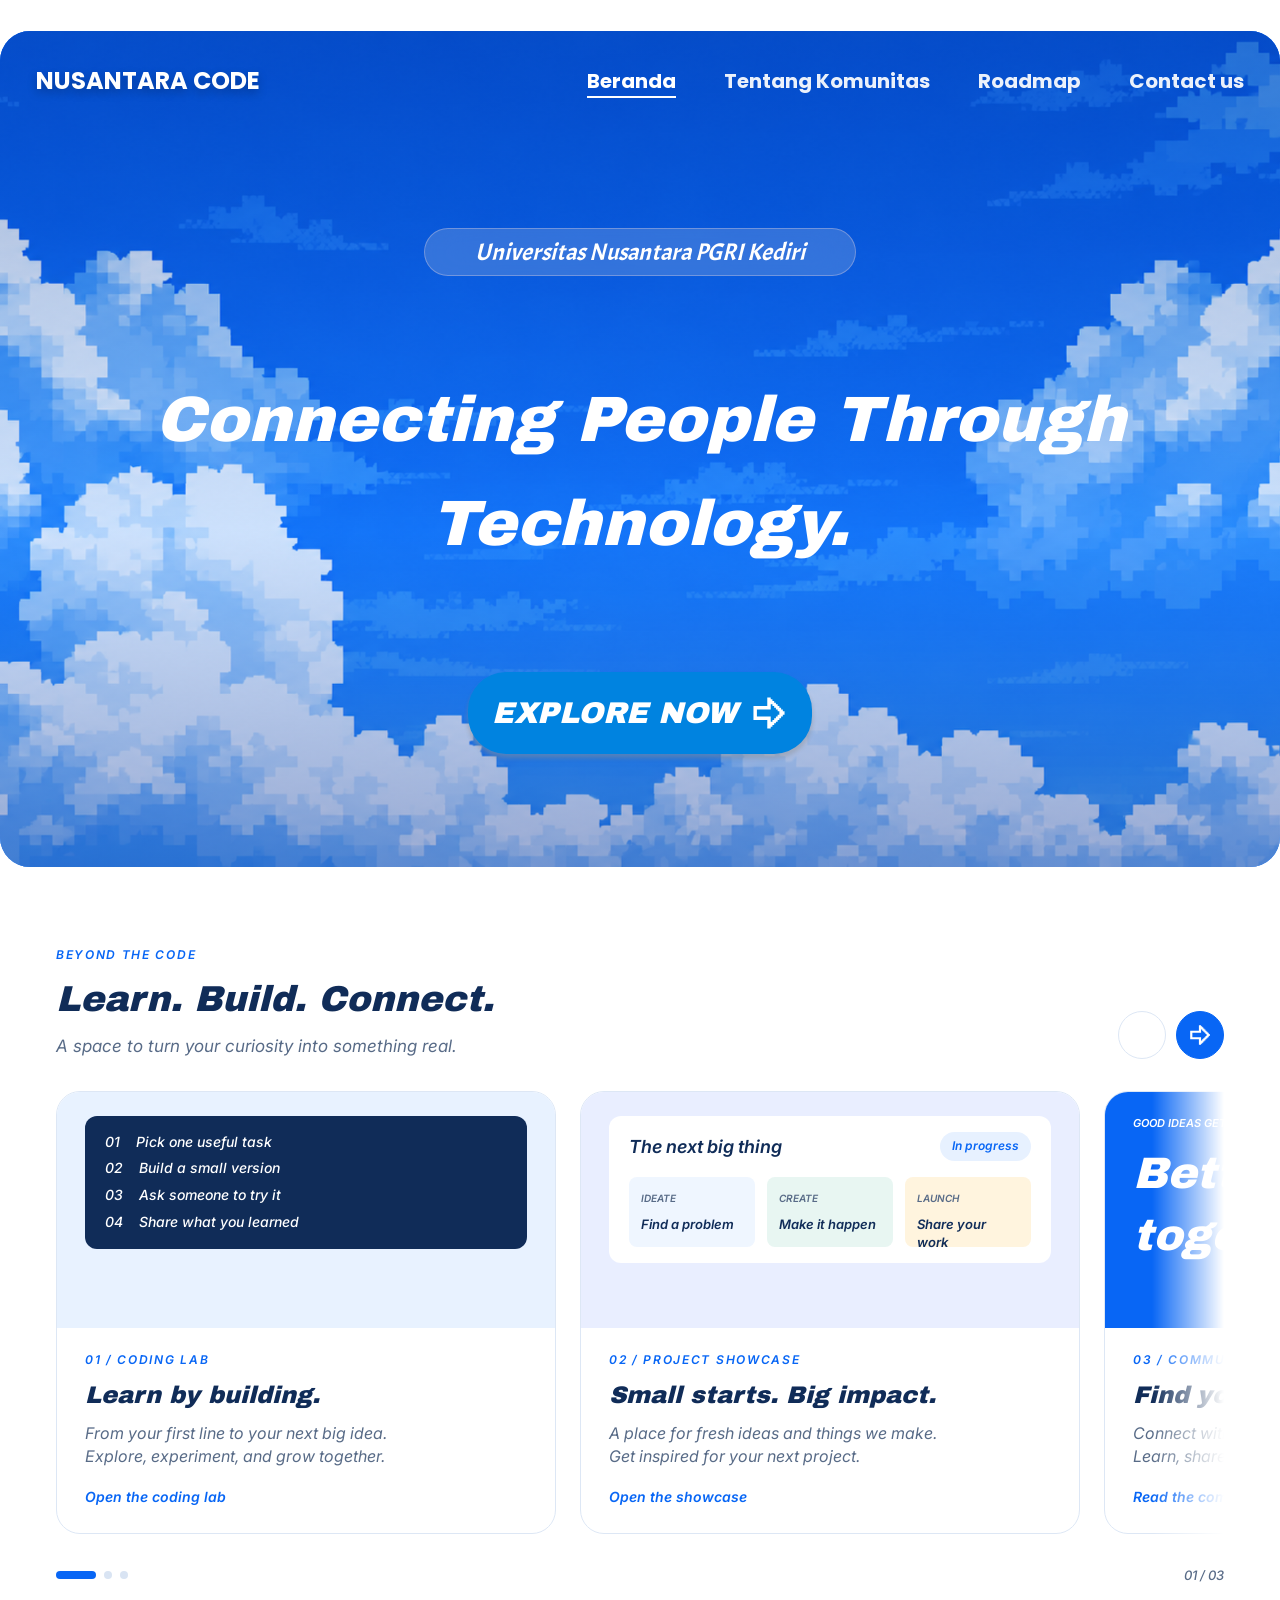
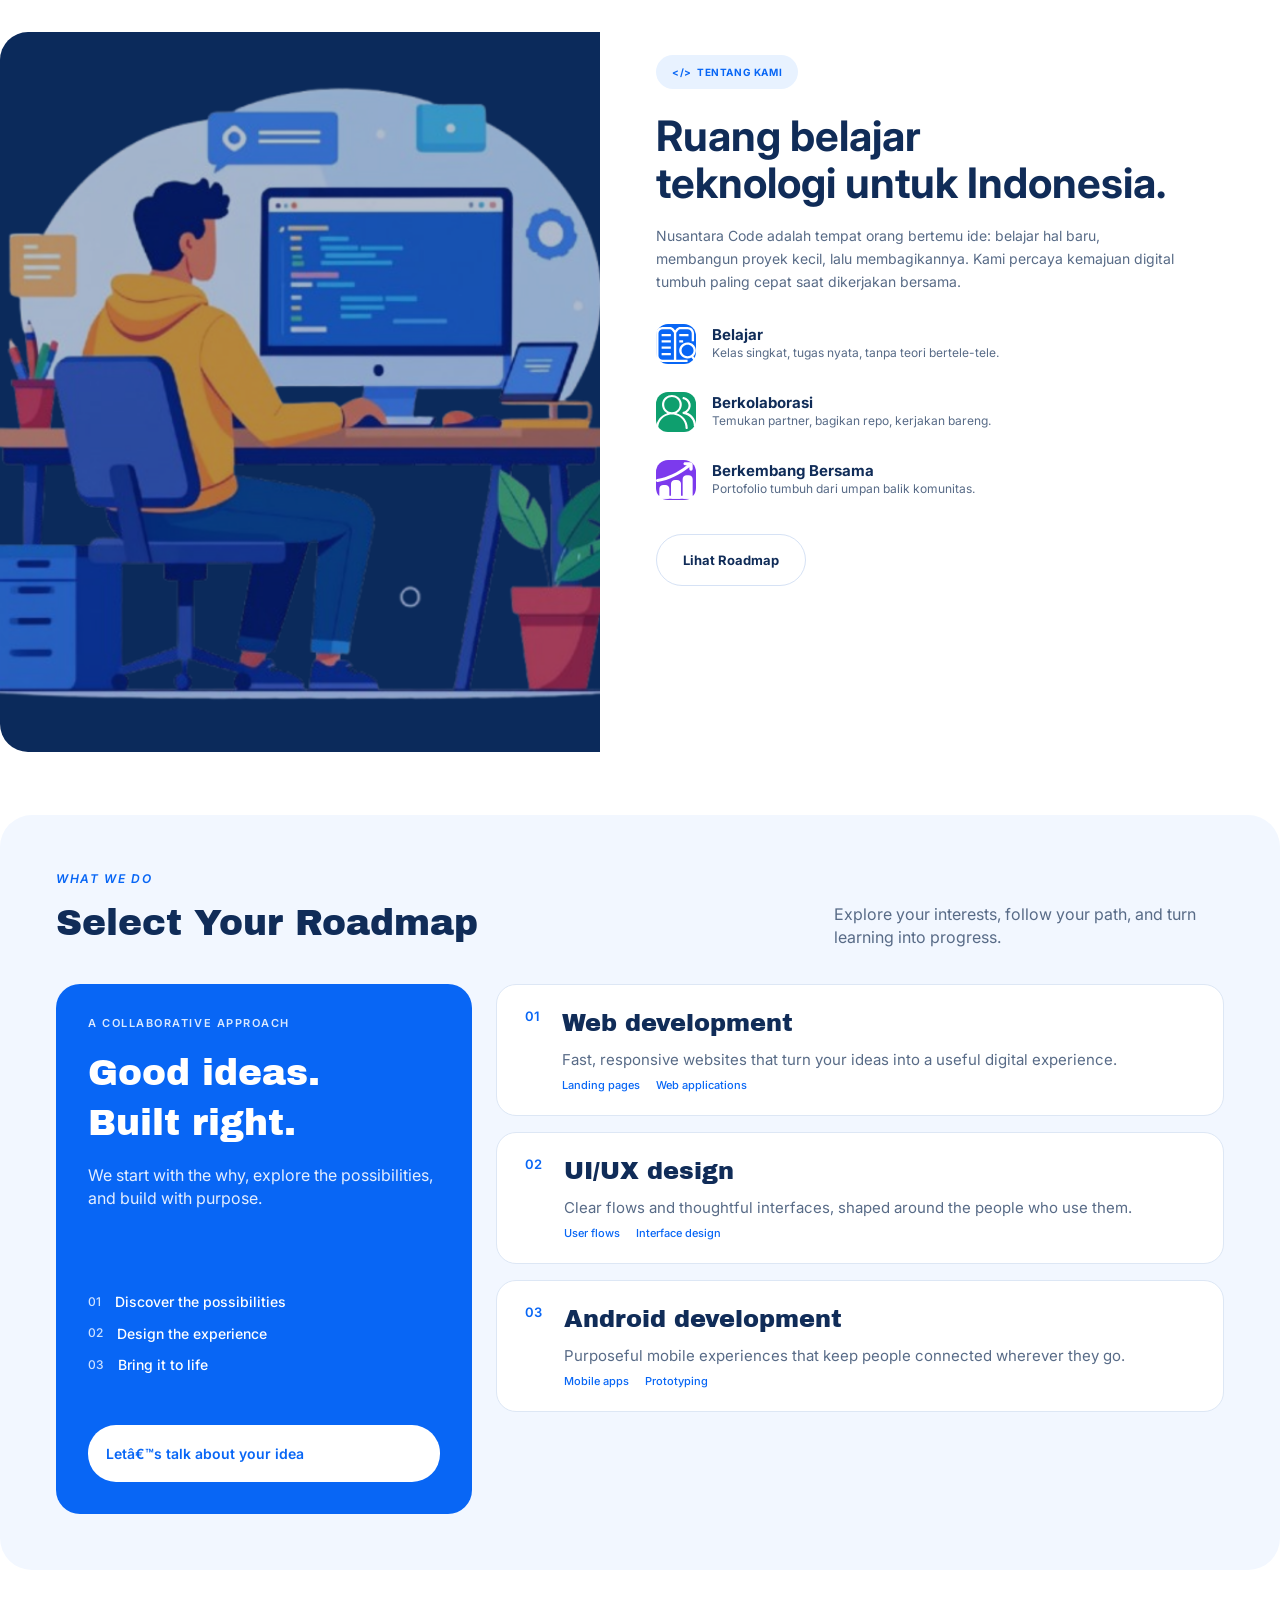
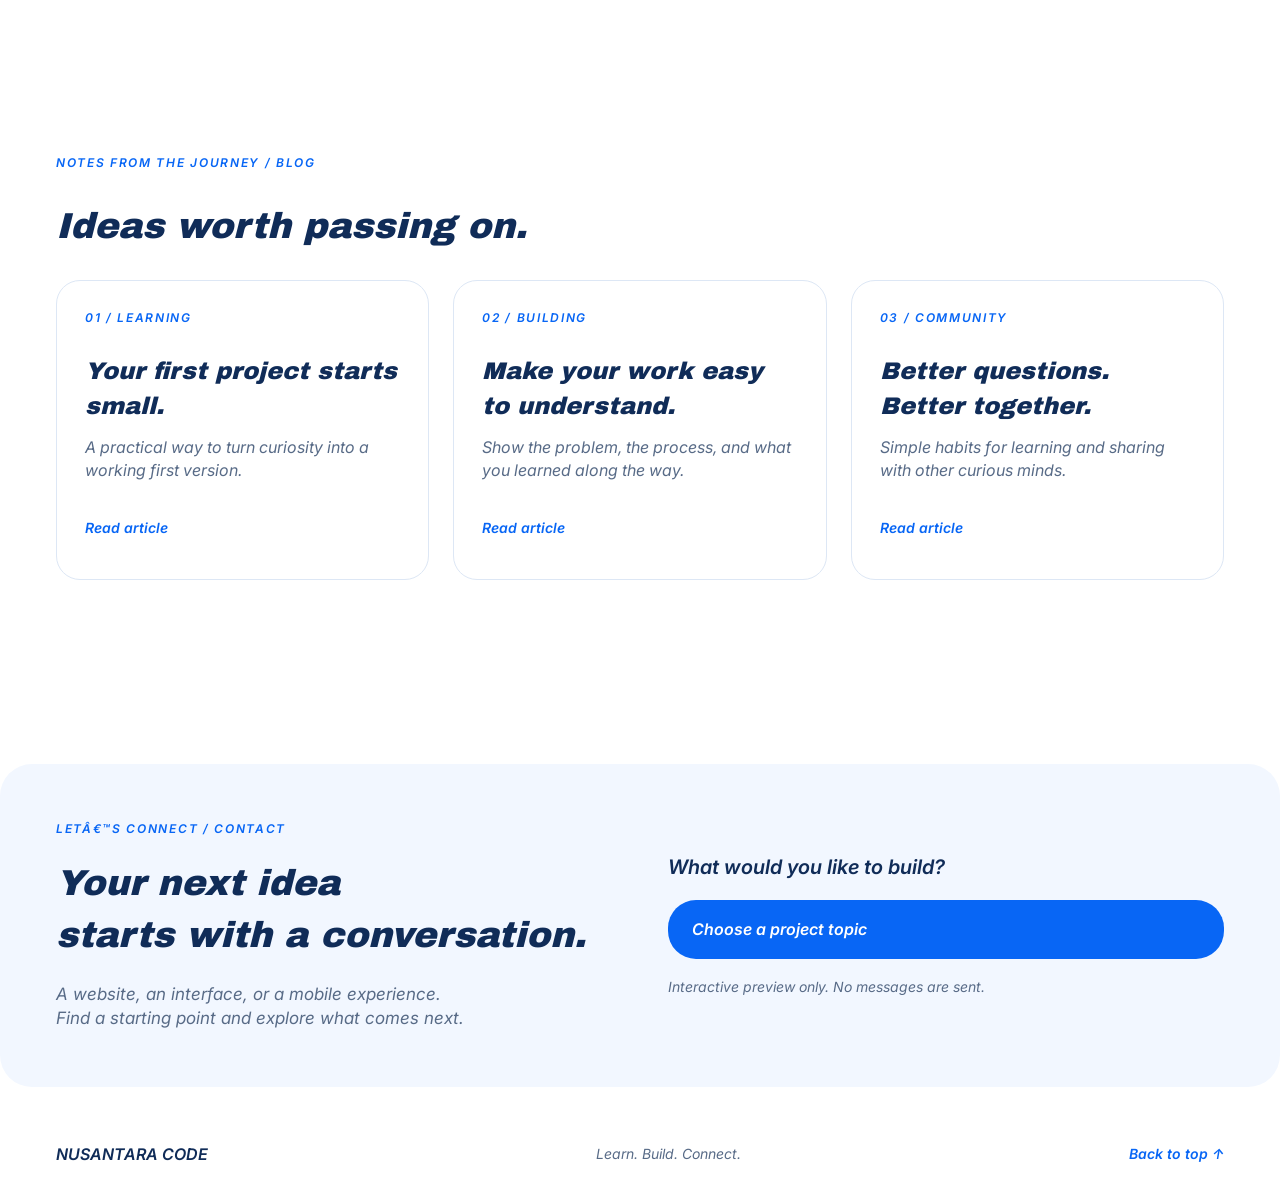
<file: index.html>
﻿<!DOCTYPE html>
<html lang="id">
<head>
  <meta charset="UTF-8" />
  <meta name="viewport" content="width=device-width, initial-scale=1" />
  <title>Nusantara Code â€” Connecting People Through Technology</title>
  <meta name="description" content="Nusantara Code â€” tempat orang bertemu ide: belajar hal baru, membangun proyek kecil, lalu membagikannya." />
  <link rel="preconnect" href="https://fonts.googleapis.com" />
  <link rel="preconnect" href="https://fonts.gstatic.com" crossorigin />
  <link href="https://fonts.googleapis.com/css2?family=Acme&family=Archivo+Black&family=Inter:ital,wght@0,400;0,500;0,600;0,700;1,400;1,500;1,600&family=Poppins:wght@400;500;600;700&display=swap" rel="stylesheet" />
  <link rel="stylesheet" href="css/styles.css" />
  <link rel="stylesheet" href="css/header.css" />
</head>
<body>

  <div class="page">

    <!-- ============ HOME / HERO (1440 Ã— 836) ============ -->
    <section class="hero" id="home" aria-labelledby="hero-title">
      <div class="hero__bg" aria-hidden="true"></div>

      <div id="nav-placeholder"></div>

      <div class="hero__content">
        <p class="hero__badge">Universitas Nusantara PGRI Kediri</p>

        <h1 class="hero__title" id="hero-title">
          Connecting People Through<br />Technology.
        </h1>

        <a class="hero__cta" href="#roadmap">
          EXPLORE NOW
          <span class="hero__cta-icon icon-slot" aria-hidden="true"><img src="assets/memory_arrow-right-bold.svg" alt="" width="38" height="38" loading="lazy" decoding="async"></span>
        </a>
      </div>
    </section>

    <!-- ============ DISCOVER â€” CAROUSEL (1440 Ã— 712) ============ -->
    <section class="discover" id="discover" aria-labelledby="discover-title">
      <div class="discover__head">
        <div class="discover__intro">
          <p class="eyebrow">BEYOND THE CODE</p>
          <h2 class="section__title" id="discover-title">Learn. Build. Connect.</h2>
          <p class="section__desc">A space to turn your curiosity into something real.</p>
        </div>

        <div class="carousel-controls">
          <button class="round-btn" type="button" data-carousel="prev" aria-label="Kartu sebelumnya">
            <span class="round-btn__icon icon-slot is-flipped" aria-hidden="true"><img src="assets/memory_arrow-right-bold.svg" alt="" width="38" height="38" loading="lazy" decoding="async"></span>
          </button>
          <button class="round-btn round-btn--primary" type="button" data-carousel="next" aria-label="Kartu berikutnya">
            <span class="round-btn__icon icon-slot" aria-hidden="true"><img src="assets/memory_arrow-right-bold.svg" alt="" width="38" height="38" loading="lazy" decoding="async"></span>
          </button>
        </div>
      </div>

      <div class="carousel" data-carousel-track tabindex="0" aria-label="Gulungan kartu">
        <article class="card">
          <div class="card__preview card__preview--sky">
            <div class="snippet">
              <p>01&nbsp;&nbsp;&nbsp;&nbsp;Pick one useful task</p>
              <p>02&nbsp;&nbsp;&nbsp;&nbsp;Build a small version</p>
              <p>03&nbsp;&nbsp;&nbsp;&nbsp;Ask someone to try it</p>
              <p>04&nbsp;&nbsp;&nbsp;&nbsp;Share what you learned</p>
            </div>
          </div>
          <div class="card__body">
            <p class="eyebrow">01 / CODING LAB</p>
            <h3 class="card__title">Learn by building.</h3>
            <p class="card__desc">From your first line to your next big idea.<br />Explore, experiment, and grow together.</p>
            <a class="card__more" href="roadmap/web-development.html">
              <span>Open the coding lab</span>
              <span class="card__more-icon icon-slot is-up-right" aria-hidden="true"><img src="assets/memory_arrow-right-bold.svg" alt="" width="38" height="38" loading="lazy" decoding="async"></span>
            </a>
          </div>
        </article>

        <article class="card">
          <div class="card__preview card__preview--lilac">
            <div class="project-board">
              <div class="project-board__head">
                <p class="project-board__title">The next big thing</p>
                <span class="project-board__status">In progress</span>
              </div>
              <ul class="milestones">
                <li class="milestone milestone--ideate">
                  <span class="milestone__label">IDEATE</span>
                  <span class="milestone__value">Find a problem</span>
                </li>
                <li class="milestone milestone--create">
                  <span class="milestone__label">CREATE</span>
                  <span class="milestone__value">Make it happen</span>
                </li>
                <li class="milestone milestone--launch">
                  <span class="milestone__label">LAUNCH</span>
                  <span class="milestone__value">Share your work</span>
                </li>
              </ul>
            </div>
          </div>
          <div class="card__body">
            <p class="eyebrow">02 / PROJECT SHOWCASE</p>
            <h3 class="card__title">Small starts. Big impact.</h3>
            <p class="card__desc">A place for fresh ideas and things we make.<br />Get inspired for your next project.</p>
            <a class="card__more" href="roadmap/uiux.html">
              <span>Open the showcase</span>
              <span class="card__more-icon icon-slot is-up-right" aria-hidden="true"><img src="assets/memory_arrow-right-bold.svg" alt="" width="38" height="38" loading="lazy" decoding="async"></span>
            </a>
          </div>
        </article>

        <article class="card">
          <div class="card__preview card__preview--blue">
            <p class="card__preview-label">GOOD IDEAS GET BETTER</p>
            <p class="card__preview-title">Better,<br />together.</p>
          </div>
          <div class="card__body">
            <p class="eyebrow">03 / COMMUNITY</p>
            <h3 class="card__title">Find your people.</h3>
            <p class="card__desc">Connect with curious minds.<br />Learn, share, and build as a community.</p>
            <a class="card__more" href="roadmap/android-development.html">
              <span>Read the community note</span>
              <span class="card__more-icon icon-slot is-up-right" aria-hidden="true"><img src="assets/memory_arrow-right-bold.svg" alt="" width="38" height="38" loading="lazy" decoding="async"></span>
            </a>
          </div>
        </article>
      </div>

      <div class="carousel-position">
        <div class="dots" data-carousel-dots aria-hidden="true">
          <span class="dot is-active"></span><span class="dot"></span><span class="dot"></span>
        </div>
        <p class="carousel-count" data-carousel-count>01 / 03</p>
      </div>
    </section>

    <!-- ============ ABOUT (1280 Ã— 720) ============ -->
    <section class="about" id="about" aria-labelledby="about-title">
      <div class="about__art" aria-hidden="true"></div>

      <div class="about__content">
        <p class="about__chip">&lt;/&gt;&nbsp; TENTANG KAMI</p>
        <h2 class="about__title" id="about-title">Ruang belajar<br />teknologi untuk Indonesia.</h2>
        <p class="about__desc">
          Nusantara Code adalah tempat orang bertemu ide: belajar hal baru, membangun proyek kecil,
          lalu membagikannya. Kami percaya kemajuan digital tumbuh paling cepat saat dikerjakan bersama.
        </p>

        <ul class="about__features">
          <li>
            <span class="about__icon about__icon--belajar icon-slot" aria-hidden="true"><img src="assets/Group 5.svg" alt="" width="25" height="22" loading="lazy" decoding="async"></span>
            <div><strong>Belajar</strong><p>Kelas singkat, tugas nyata, tanpa teori bertele-tele.</p></div>
          </li>
          <li>
            <span class="about__icon about__icon--kolaborasi icon-slot" aria-hidden="true"><img src="assets/Group 6.svg" alt="" width="27" height="23" loading="lazy" decoding="async"></span>
            <div><strong>Berkolaborasi</strong><p>Temukan partner, bagikan repo, kerjakan bareng.</p></div>
          </li>
          <li>
            <span class="about__icon about__icon--berkembang icon-slot" aria-hidden="true"><img src="assets/layer1.svg" alt="" width="25" height="23" loading="lazy" decoding="async"></span>
            <div><strong>Berkembang Bersama</strong><p>Portofolio tumbuh dari umpan balik komunitas.</p></div>
          </li>
        </ul>

        <a class="about__cta" href="#roadmap">Lihat Roadmap</a>
      </div>
    </section>

    <!-- ============ SERVICES / ROADMAP (1440 Ã— 755) ============ -->
    <section class="services" id="roadmap" aria-labelledby="services-title">
      <div class="services__head">
        <div class="services__heading">
          <p class="eyebrow">WHAT WE DO</p>
          <h2 class="section__title section__title--regular" id="services-title">Select Your Roadmap</h2>
        </div>
        <p class="services__desc">Explore your interests, follow your path, and turn learning into progress.</p>
      </div>

      <div class="services__grid">
        <article class="approach">
          <div class="approach__message">
            <p class="approach__eyebrow">A COLLABORATIVE APPROACH</p>
            <h3 class="approach__title">Good ideas.<br />Built right.</h3>
            <p class="approach__desc">We start with the why, explore the possibilities, and build with purpose.</p>
          </div>

          <ul class="approach__steps">
            <li><span>01</span>Discover the possibilities</li>
            <li><span>02</span>Design the experience</li>
            <li><span>03</span>Bring it to life</li>
          </ul>

          <a class="approach__cta" href="#contact">
            <span>Letâ€™s talk about your idea</span>
            <span class="approach__cta-icon icon-slot is-up-right" aria-hidden="true"><img src="assets/memory_arrow-right-bold.svg" alt="" width="38" height="38" loading="lazy" decoding="async"></span>
          </a>
        </article>

        <ul class="service-list">
          <li>
            <a class="service" href="roadmap/web-development.html">
              <span class="service__n">01</span>
              <div class="service__body">
                <h3 class="service__title">Web development</h3>
                <p class="service__desc">Fast, responsive websites that turn your ideas into a useful digital experience.</p>
                <p class="service__tags"><span>Landing pages</span><span>Web applications</span></p>
              </div>
              <span class="service__arrow icon-slot is-up-right" aria-hidden="true"><img src="assets/memory_arrow-right-bold.svg" alt="" width="38" height="38" loading="lazy" decoding="async"></span>
            </a>
          </li>
          <li>
            <a class="service" href="roadmap/uiux.html">
              <span class="service__n">02</span>
              <div class="service__body">
                <h3 class="service__title">UI/UX design</h3>
                <p class="service__desc">Clear flows and thoughtful interfaces, shaped around the people who use them.</p>
                <p class="service__tags"><span>User flows</span><span>Interface design</span></p>
              </div>
              <span class="service__arrow icon-slot is-up-right" aria-hidden="true"><img src="assets/memory_arrow-right-bold.svg" alt="" width="38" height="38" loading="lazy" decoding="async"></span>
            </a>
          </li>
          <li>
            <a class="service" href="roadmap/android-development.html">
              <span class="service__n">03</span>
              <div class="service__body">
                <h3 class="service__title">Android development</h3>
                <p class="service__desc">Purposeful mobile experiences that keep people connected wherever they go.</p>
                <p class="service__tags"><span>Mobile apps</span><span>Prototyping</span></p>
              </div>
              <span class="service__arrow icon-slot is-up-right" aria-hidden="true"><img src="assets/memory_arrow-right-bold.svg" alt="" width="38" height="38" loading="lazy" decoding="async"></span>
            </a>
          </li>
        </ul>
      </div>
    </section>

    <!-- ============ BLOG (1440 Ã— 537) ============ -->
    <section class="blog" id="blog" aria-labelledby="blog-title">
      <p class="eyebrow">NOTES FROM THE JOURNEY / BLOG</p>
      <h2 class="section__title" id="blog-title">Ideas worth passing on.</h2>

      <div class="blog__grid">
        <article class="post">
          <p class="eyebrow">01 / LEARNING</p>
          <h3 class="post__title">Your first project starts small.</h3>
          <p class="post__desc">A practical way to turn curiosity into a working first version.</p>
          <a class="post__link" href="#contact">Read article</a>
        </article>

        <article class="post">
          <p class="eyebrow">02 / BUILDING</p>
          <h3 class="post__title">Make your work easy to understand.</h3>
          <p class="post__desc">Show the problem, the process, and what you learned along the way.</p>
          <a class="post__link" href="#contact">Read article</a>
        </article>

        <article class="post">
          <p class="eyebrow">03 / COMMUNITY</p>
          <h3 class="post__title">Better questions. Better together.</h3>
          <p class="post__desc">Simple habits for learning and sharing with other curious minds.</p>
          <a class="post__link" href="#contact">Read article</a>
        </article>
      </div>
    </section>

    <!-- ============ CONTACT (1440 Ã— 323) ============ -->
    <section class="contact" id="contact" aria-labelledby="contact-title">
      <div class="contact__intro">
        <p class="eyebrow">LETâ€™S CONNECT / CONTACT</p>
        <h2 class="section__title" id="contact-title">Your next idea<br />starts with a conversation.</h2>
        <p class="section__desc">A website, an interface, or a mobile experience.<br />Find a starting point and explore what comes next.</p>
      </div>

      <div class="contact__action">
        <p class="contact__question">What would you like to build?</p>
        <button class="contact__btn" type="button" data-topic>Choose a project topic</button>
        <p class="contact__note">Interactive preview only. No messages are sent.</p>
      </div>
    </section>

    <!-- ============ FOOTER (1440 Ã— 87) ============ -->
    <div id="footer-placeholder"></div>

  </div>

  <script src="js/layout.js"></script>
  <script src="js/main.js"></script>
</body>
</html>
</file>
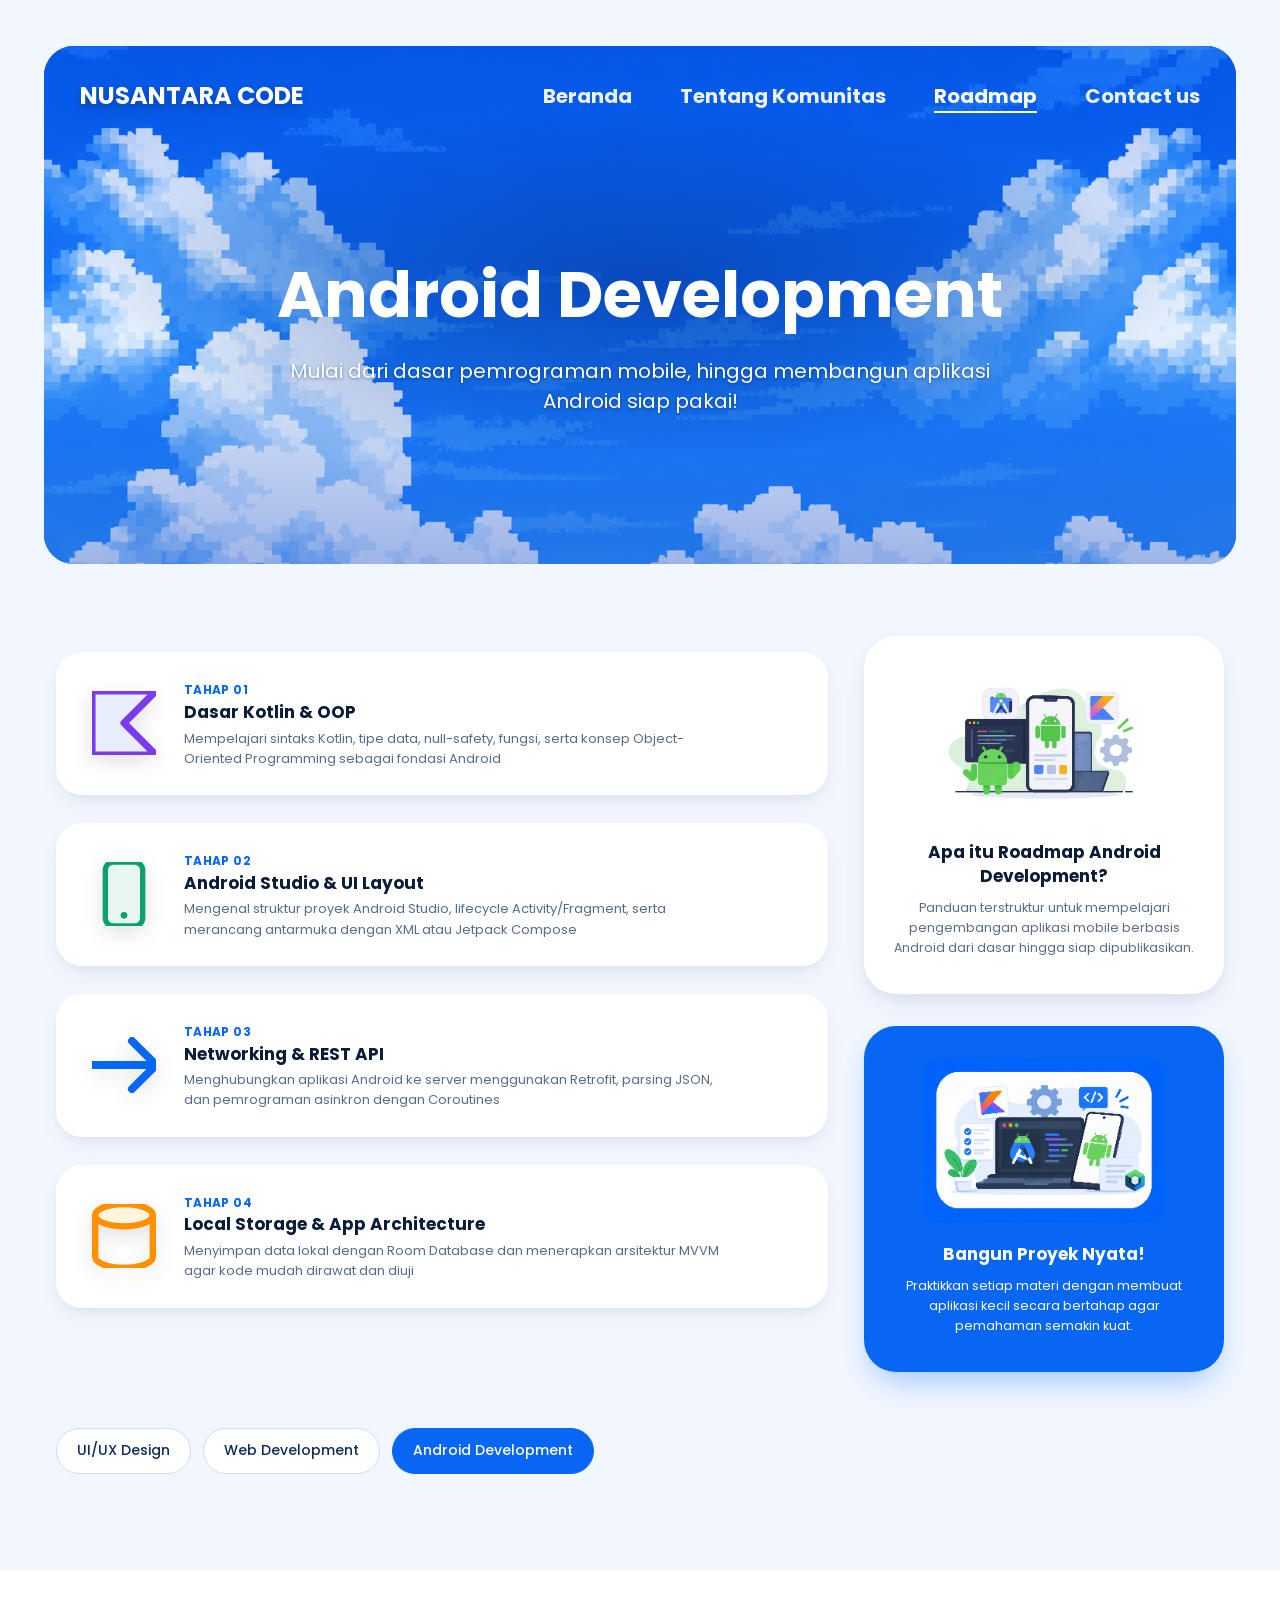
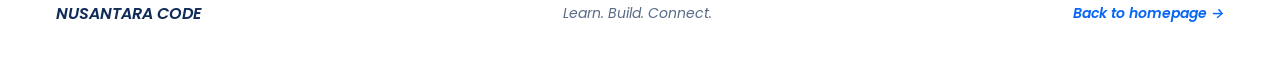
<file: roadmap/android-development.html>
<!DOCTYPE html>
<html lang="id">
<head>
  <meta charset="UTF-8" />
  <meta name="viewport" content="width=device-width, initial-scale=1" />
  <title>Android Development Roadmap — Nusantara Code</title>
  <meta name="description" content="Roadmap Android Development Nusantara Code: Kotlin, UI Android, arsitektur aplikasi, dan integrasi API." />
  <link rel="preconnect" href="https://fonts.googleapis.com" />
  <link rel="preconnect" href="https://fonts.gstatic.com" crossorigin />
  <link href="https://fonts.googleapis.com/css2?family=Archivo+Black&family=Inter:ital,wght@0,400;0,500;0,600;0,700;1,400;1,500;1,600&family=Poppins:ital,wght@0,400;0,500;0,600;0,700&display=swap" rel="stylesheet" />
  <link rel="stylesheet" href="../css/styles.css" />
  <link rel="stylesheet" href="../css/header.css" />
  <link rel="stylesheet" href="../css/roadmap.css" />
</head>
<body class="roadmap-page">

  <main>
    <section class="rm-hero" aria-labelledby="rm-title">
      <div class="rm-hero__bg" aria-hidden="true"></div>

      <div id="nav-placeholder"></div>

      <h1 class="rm-hero__title" id="rm-title">Android Development</h1>
      <p class="rm-hero__sub">Mulai dari dasar pemrograman mobile, hingga membangun aplikasi Android siap pakai!</p>
    </section>

    <div class="rm-body">
      <ol class="rm-steps">

        <li class="rm-step">
          <span class="rm-step__icon" aria-hidden="true">
            <svg viewBox="0 0 64 64" fill="none" xmlns="http://www.w3.org/2000/svg"><path d="M14 14H50L32 32L50 50H14V14Z" fill="#E9EEFF" stroke="#7C3AED" stroke-width="4" stroke-linejoin="round"/></svg>
          </span>
          <div>
            <span class="rm-step__num">TAHAP 01</span>
            <h2 class="rm-step__title">Dasar Kotlin & OOP</h2>
            <p class="rm-step__desc">Mempelajari sintaks Kotlin, tipe data, null-safety, fungsi, serta konsep Object-Oriented Programming sebagai fondasi Android</p>
          </div>
        </li>

        <li class="rm-step">
          <span class="rm-step__icon" aria-hidden="true">
            <svg viewBox="0 0 64 64" fill="none" xmlns="http://www.w3.org/2000/svg"><rect x="18" y="8" width="28" height="48" rx="6" fill="#E8F6F2" stroke="#0E9F6E" stroke-width="4"/><circle cx="32" cy="48" r="2.5" fill="#0E9F6E"/></svg>
          </span>
          <div>
            <span class="rm-step__num">TAHAP 02</span>
            <h2 class="rm-step__title">Android Studio & UI Layout</h2>
            <p class="rm-step__desc">Mengenal struktur proyek Android Studio, lifecycle Activity/Fragment, serta merancang antarmuka dengan XML atau Jetpack Compose</p>
          </div>
        </li>

        <li class="rm-step">
          <span class="rm-step__icon" aria-hidden="true">
            <svg viewBox="0 0 64 64" fill="none" xmlns="http://www.w3.org/2000/svg"><path d="M16 32H48M36 20L48 32L36 44" stroke="#0866F5" stroke-width="4" stroke-linecap="round" stroke-linejoin="round"/></svg>
          </span>
          <div>
            <span class="rm-step__num">TAHAP 03</span>
            <h2 class="rm-step__title">Networking & REST API</h2>
            <p class="rm-step__desc">Menghubungkan aplikasi Android ke server menggunakan Retrofit, parsing JSON, dan pemrograman asinkron dengan Coroutines</p>
          </div>
        </li>

        <li class="rm-step">
          <span class="rm-step__icon" aria-hidden="true">
            <svg viewBox="0 0 64 64" fill="none" xmlns="http://www.w3.org/2000/svg"><ellipse cx="32" cy="18" rx="18" ry="7" fill="#FFF4DE" stroke="#FF9100" stroke-width="4"/><path d="M14 18V44C14 47.866 22.059 51 32 51C41.941 51 50 47.866 50 44V18" stroke="#FF9100" stroke-width="4"/></svg>
          </span>
          <div>
            <span class="rm-step__num">TAHAP 04</span>
            <h2 class="rm-step__title">Local Storage & App Architecture</h2>
            <p class="rm-step__desc">Menyimpan data lokal dengan Room Database dan menerapkan arsitektur MVVM agar kode mudah dirawat dan diuji</p>
          </div>
        </li>

      </ol>

      <aside class="rm-side">
        <article class="rm-card">
          <img class="rm-card__img" src="../assets/Android Dev.png" width="344" height="219" alt="Ilustrasi roadmap Android development" />
          <div class="rm-card__head">
            <h2 class="rm-card__title">Apa itu Roadmap Android Development?</h2>
          </div>
          <p class="rm-card__text">Panduan terstruktur untuk mempelajari pengembangan aplikasi mobile berbasis Android dari dasar hingga siap dipublikasikan.</p>
        </article>

        <article class="rm-card rm-card--blue">
          <img class="rm-card__img" src="../assets/Ilustrasi Pembelajaran Android Modern.png" width="310" height="212" alt="Ilustrasi belajar Android development" />
          <div class="rm-card__head">
            <h2 class="rm-card__title">Bangun Proyek Nyata!</h2>
          </div>
          <div class="rm-card__body">
            <p>Praktikkan setiap materi dengan membuat aplikasi kecil secara bertahap agar pemahaman semakin kuat.</p>
          </div>
        </article>
      </aside>
    </div>

    <nav class="rm-switch" aria-label="Lihat roadmap lain">
      <a href="uiux.html">UI/UX Design</a>
      <a href="web-development.html">Web Development</a>
      <a href="android-development.html">Android Development</a>
    </nav>
  </main>

  <div id="footer-placeholder"></div>

  <script src="../js/layout.js"></script>
  <script src="../js/roadmap.js"></script>
</body>
</html>
</file>
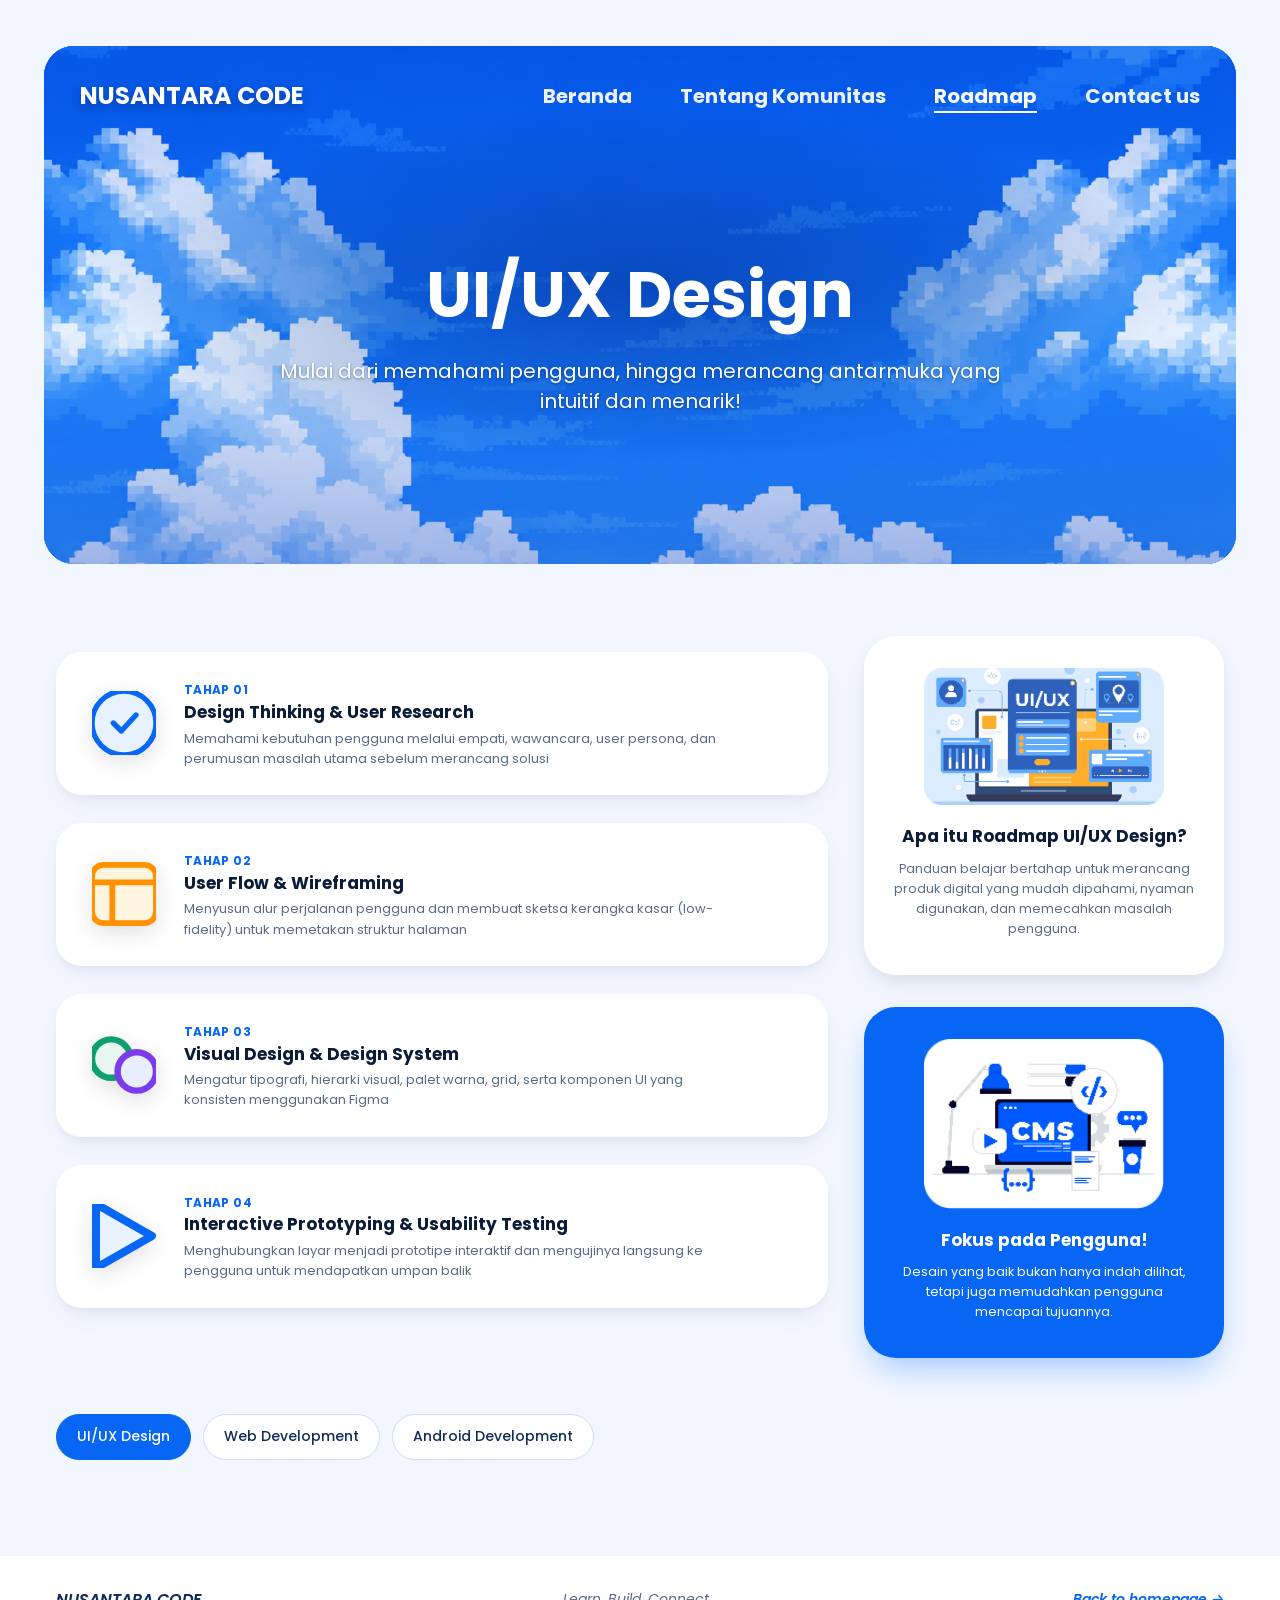
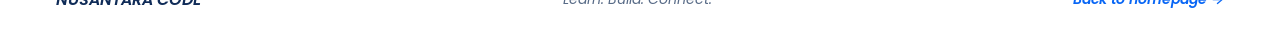
<file: roadmap/uiux.html>
<!DOCTYPE html>
<html lang="id">
<head>
  <meta charset="UTF-8" />
  <meta name="viewport" content="width=device-width, initial-scale=1" />
  <title>UI/UX Design Roadmap — Nusantara Code</title>
  <meta name="description" content="Roadmap UI/UX Design Nusantara Code: riset pengguna, wireframe, sistem desain, dan prototyping." />
  <link rel="preconnect" href="https://fonts.googleapis.com" />
  <link rel="preconnect" href="https://fonts.gstatic.com" crossorigin />
  <link href="https://fonts.googleapis.com/css2?family=Archivo+Black&family=Inter:ital,wght@0,400;0,500;0,600;0,700;1,400;1,500;1,600&family=Poppins:ital,wght@0,400;0,500;0,600;0,700&display=swap" rel="stylesheet" />
  <link rel="stylesheet" href="../css/styles.css" />
  <link rel="stylesheet" href="../css/header.css" />
  <link rel="stylesheet" href="../css/roadmap.css" />
</head>
<body class="roadmap-page">

  <main>
    <section class="rm-hero" aria-labelledby="rm-title">
      <div class="rm-hero__bg" aria-hidden="true"></div>

      <div id="nav-placeholder"></div>

      <h1 class="rm-hero__title" id="rm-title">UI/UX Design</h1>
      <p class="rm-hero__sub">Mulai dari memahami pengguna, hingga merancang antarmuka yang intuitif dan menarik!</p>
    </section>

    <div class="rm-body">
      <ol class="rm-steps">

        <li class="rm-step">
          <span class="rm-step__icon" aria-hidden="true">
            <svg viewBox="0 0 64 64" fill="none" xmlns="http://www.w3.org/2000/svg"><circle cx="32" cy="32" r="24" fill="#E8F2FF" stroke="#0866F5" stroke-width="4"/><path d="M24 32L30 38L41 26" stroke="#0866F5" stroke-width="4" stroke-linecap="round" stroke-linejoin="round"/></svg>
          </span>
          <div>
            <span class="rm-step__num">TAHAP 01</span>
            <h2 class="rm-step__title">Design Thinking & User Research</h2>
            <p class="rm-step__desc">Memahami kebutuhan pengguna melalui empati, wawancara, user persona, dan perumusan masalah utama sebelum merancang solusi</p>
          </div>
        </li>

        <li class="rm-step">
          <span class="rm-step__icon" aria-hidden="true">
            <svg viewBox="0 0 64 64" fill="none" xmlns="http://www.w3.org/2000/svg"><rect x="10" y="12" width="44" height="40" rx="8" fill="#FFF4DE" stroke="#FF9100" stroke-width="4"/><path d="M10 24H54M24 24V52" stroke="#FF9100" stroke-width="4"/></svg>
          </span>
          <div>
            <span class="rm-step__num">TAHAP 02</span>
            <h2 class="rm-step__title">User Flow & Wireframing</h2>
            <p class="rm-step__desc">Menyusun alur perjalanan pengguna dan membuat sketsa kerangka kasar (low-fidelity) untuk memetakan struktur halaman</p>
          </div>
        </li>

        <li class="rm-step">
          <span class="rm-step__icon" aria-hidden="true">
            <svg viewBox="0 0 64 64" fill="none" xmlns="http://www.w3.org/2000/svg"><circle cx="24" cy="28" r="12" fill="#E8F6F2" stroke="#0E9F6E" stroke-width="4"/><circle cx="40" cy="36" r="12" fill="#E9EEFF" stroke="#7C3AED" stroke-width="4"/></svg>
          </span>
          <div>
            <span class="rm-step__num">TAHAP 03</span>
            <h2 class="rm-step__title">Visual Design & Design System</h2>
            <p class="rm-step__desc">Mengatur tipografi, hierarki visual, palet warna, grid, serta komponen UI yang konsisten menggunakan Figma</p>
          </div>
        </li>

        <li class="rm-step">
          <span class="rm-step__icon" aria-hidden="true">
            <svg viewBox="0 0 64 64" fill="none" xmlns="http://www.w3.org/2000/svg"><polygon points="22,16 50,32 22,48" fill="#E8F2FF" stroke="#0866F5" stroke-width="4" stroke-linejoin="round"/></svg>
          </span>
          <div>
            <span class="rm-step__num">TAHAP 04</span>
            <h2 class="rm-step__title">Interactive Prototyping & Usability Testing</h2>
            <p class="rm-step__desc">Menghubungkan layar menjadi prototipe interaktif dan mengujinya langsung ke pengguna untuk mendapatkan umpan balik</p>
          </div>
        </li>

      </ol>

      <aside class="rm-side">
        <article class="rm-card">
          <img class="rm-card__img" src="../assets/ui ux.png" width="272" height="155" alt="Ilustrasi roadmap UI/UX design" />
          <div class="rm-card__head">
            <h2 class="rm-card__title">Apa itu Roadmap UI/UX Design?</h2>
          </div>
          <p class="rm-card__text">Panduan belajar bertahap untuk merancang produk digital yang mudah dipahami, nyaman digunakan, dan memecahkan masalah pengguna.</p>
        </article>

        <article class="rm-card rm-card--blue">
          <img class="rm-card__img" src="../assets/belajar.png" width="223" height="158" alt="Ilustrasi belajar UI/UX design" />
          <div class="rm-card__head">
            <h2 class="rm-card__title">Fokus pada Pengguna!</h2>
          </div>
          <div class="rm-card__body">
            <p>Desain yang baik bukan hanya indah dilihat, tetapi juga memudahkan pengguna mencapai tujuannya.</p>
          </div>
        </article>
      </aside>
    </div>

    <nav class="rm-switch" aria-label="Lihat roadmap lain">
      <a href="uiux.html">UI/UX Design</a>
      <a href="web-development.html">Web Development</a>
      <a href="android-development.html">Android Development</a>
    </nav>
  </main>

  <div id="footer-placeholder"></div>

  <script src="../js/layout.js"></script>
  <script src="../js/roadmap.js"></script>
</body>
</html>
</file>
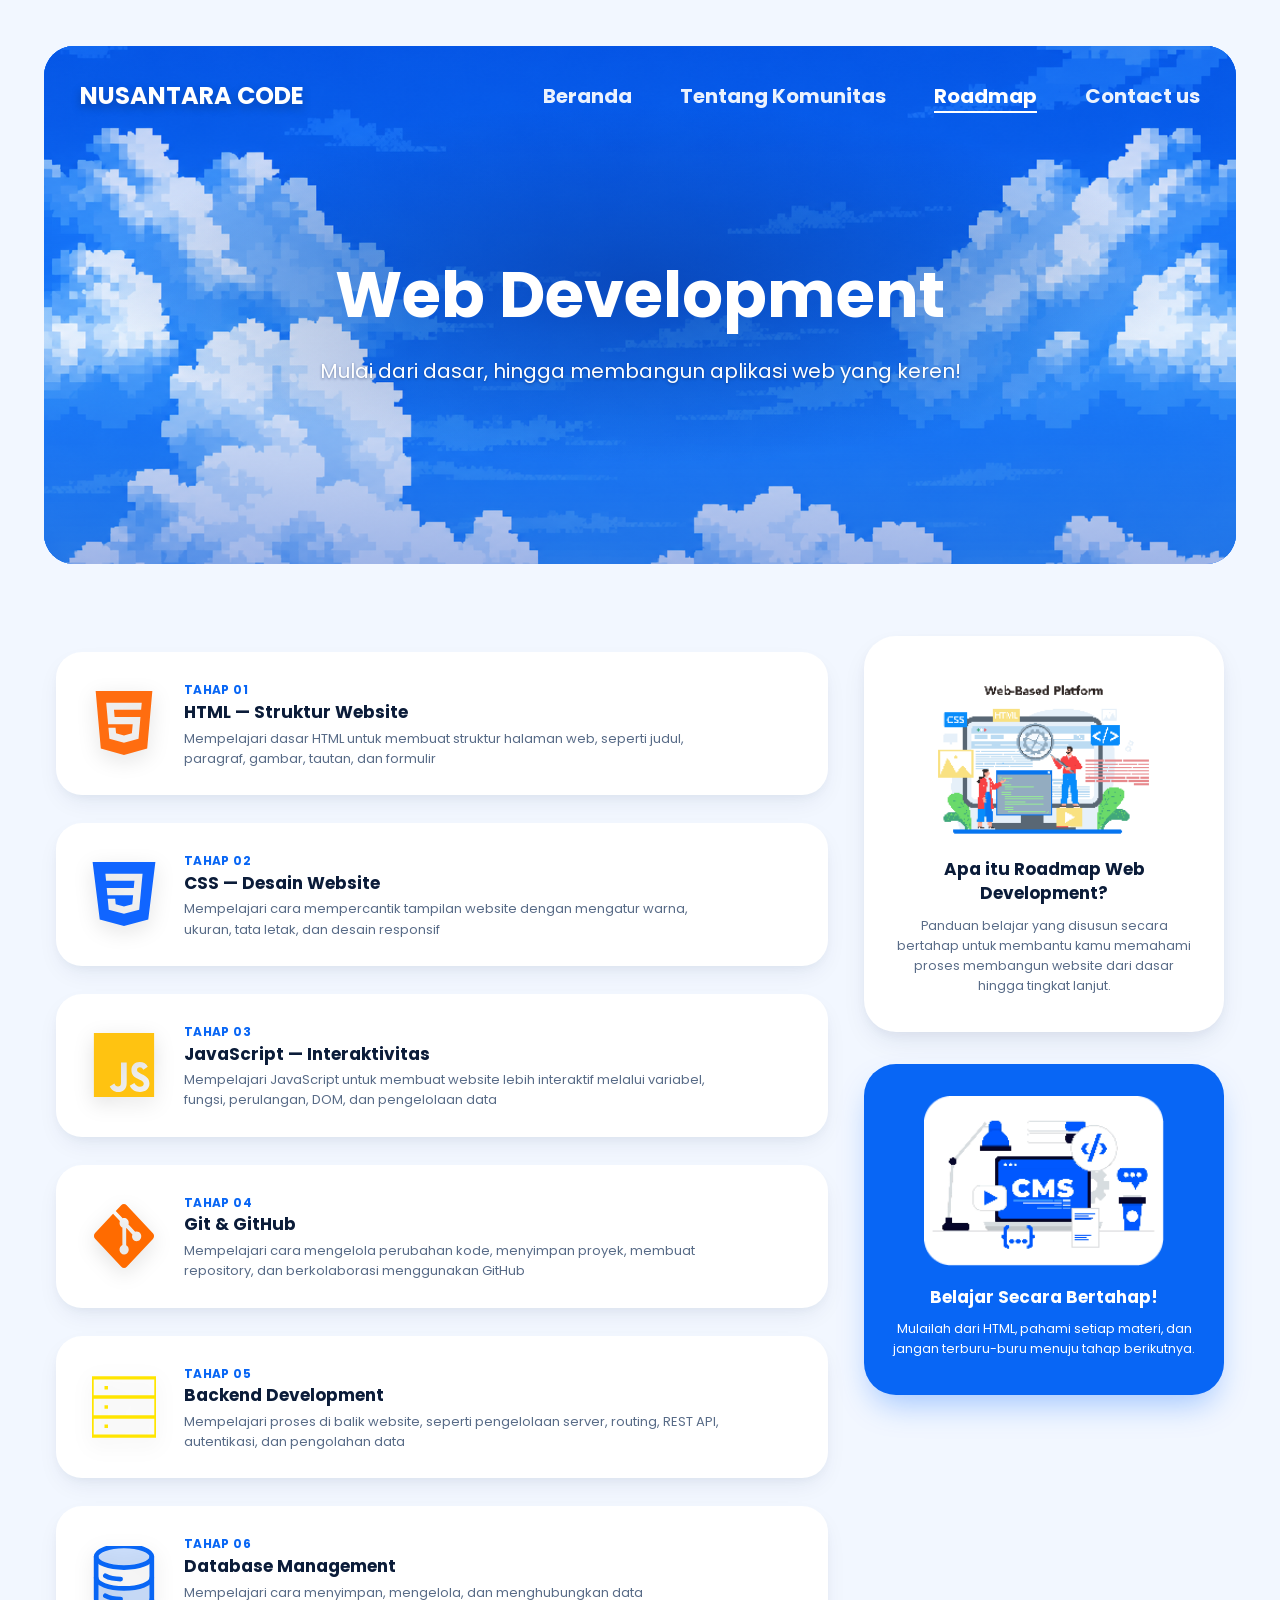
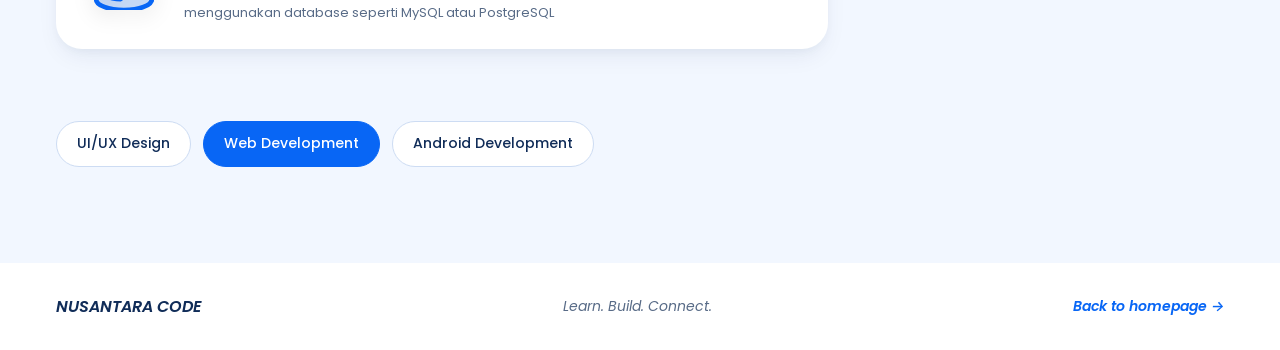
<file: roadmap/web-development.html>
<!DOCTYPE html>
<html lang="id">
<head>
  <meta charset="UTF-8" />
  <meta name="viewport" content="width=device-width, initial-scale=1" />
  <title>Web Development Roadmap — Nusantara Code</title>
  <meta name="description" content="Roadmap Web Development Nusantara Code: HTML, CSS, JavaScript, Git & GitHub, backend, dan database." />
  <link rel="preconnect" href="https://fonts.googleapis.com" />
  <link rel="preconnect" href="https://fonts.gstatic.com" crossorigin />
  <link href="https://fonts.googleapis.com/css2?family=Archivo+Black&family=Inter:ital,wght@0,400;0,500;0,600;0,700;1,400;1,500;1,600&family=Poppins:ital,wght@0,400;0,500;0,600;0,700&display=swap" rel="stylesheet" />
  <link rel="stylesheet" href="../css/styles.css" />
  <link rel="stylesheet" href="../css/header.css" />
  <link rel="stylesheet" href="../css/roadmap.css" />
</head>
<body class="roadmap-page">

  <main>
    <section class="rm-hero" aria-labelledby="rm-title">
      <div class="rm-hero__bg" aria-hidden="true"></div>

      <div id="nav-placeholder"></div>

      <h1 class="rm-hero__title" id="rm-title">Web Development</h1>
      <p class="rm-hero__sub">Mulai dari dasar, hingga membangun aplikasi web yang keren!</p>
    </section>

    <div class="rm-body">
      <ol class="rm-steps">

        <li class="rm-step">
          <span class="rm-step__icon" aria-hidden="true">
            <svg viewBox="0 0 62.607 69.121" fill="none" xmlns="http://www.w3.org/2000/svg"><g><path transform="matrix(1 0 0 1 6 2)" d="M0 0L4.605 51.409L25.273 57.121L45.994 51.401L50.607 0L0 0ZM40.581 16.815L16.342 16.815L16.919 23.273L40.008 23.273L38.268 42.63L25.273 46.214L12.296 42.63L11.41 32.727L17.769 32.727L18.221 37.76L25.276 39.652L25.291 39.649L32.35 37.753L33.081 29.578L11.126 29.578L9.419 10.51L41.152 10.51L40.585 16.815L40.581 16.815Z" fill="#FF6D10"/></g></svg>
          </span>
          <div>
            <span class="rm-step__num">TAHAP 01</span>
            <h2 class="rm-step__title">HTML — Struktur Website</h2>
            <p class="rm-step__desc">Mempelajari dasar HTML untuk membuat struktur halaman web, seperti judul, paragraf, gambar, tautan, dan formulir</p>
          </div>
        </li>

        <li class="rm-step">
          <span class="rm-step__icon" aria-hidden="true">
            <svg viewBox="0 0 71 72.133" fill="none" xmlns="http://www.w3.org/2000/svg"><g><path transform="matrix(1 0 0 1 6 2)" d="M29.471 60.133L6.71 54.12L0 0L59 0L52.294 54.114L29.471 60.133ZM13.265 24.498L13.891 31.134L38.071 31.134L37.262 39.741L29.48 41.743L29.474 41.743L21.705 39.748L21.207 34.456L14.203 34.456L15.179 44.877L29.471 48.651L43.785 44.877L45.528 26.279L45.699 24.498L46.957 11.061L12.01 11.061L12.646 17.7L39.314 17.7L38.678 24.498L13.265 24.498Z" fill="#1065FF" fill-rule="evenodd"/></g></svg>
          </span>
          <div>
            <span class="rm-step__num">TAHAP 02</span>
            <h2 class="rm-step__title">CSS — Desain Website</h2>
            <p class="rm-step__desc">Mempelajari cara mempercantik tampilan website dengan mengatur warna, ukuran, tata letak, dan desain responsif</p>
          </div>
        </li>

        <li class="rm-step">
          <span class="rm-step__icon" aria-hidden="true">
            <svg viewBox="0 0 75.755 79.755" fill="none" xmlns="http://www.w3.org/2000/svg"><g><path transform="matrix(1 0 0 1 6 2)" d="M0 0L63.755 0L63.755 67.755L0 67.755L0 0ZM48.738 56.801C45.781 56.801 44.111 55.164 42.827 52.934L37.958 55.94C39.717 59.633 43.311 62.45 48.876 62.45C54.566 62.45 58.803 59.311 58.803 53.577C58.803 48.261 55.929 45.898 50.839 43.575L49.341 42.895C46.77 41.709 45.657 40.938 45.657 39.027C45.657 37.483 46.772 36.3 48.526 36.3C50.244 36.3 51.352 37.07 52.38 39.027L57.045 35.845C55.071 32.155 52.335 30.747 48.526 30.747C43.175 30.747 39.751 34.383 39.751 39.16C39.751 44.34 42.62 46.793 46.945 48.75L48.443 49.433C51.177 50.703 52.805 51.477 52.805 53.659C52.805 55.483 51.219 56.801 48.738 56.801ZM25.521 56.759C23.462 56.759 22.604 55.263 21.663 53.484L16.786 56.623C18.199 59.802 20.978 62.439 25.773 62.439C31.083 62.439 34.72 59.438 34.72 52.846L34.72 31.108L28.73 31.108L28.73 52.761C28.73 55.943 27.486 56.759 25.521 56.759Z" fill="#FFC311" fill-rule="evenodd"/></g></svg>
          </span>
          <div>
            <span class="rm-step__num">TAHAP 03</span>
            <h2 class="rm-step__title">JavaScript — Interaktivitas</h2>
            <p class="rm-step__desc">Mempelajari JavaScript untuk membuat website lebih interaktif melalui variabel, fungsi, perulangan, DOM, dan pengelolaan data</p>
          </div>
        </li>

        <li class="rm-step">
          <span class="rm-step__icon" aria-hidden="true">
            <svg viewBox="0 0 85.259 90" fill="none" xmlns="http://www.w3.org/2000/svg"><g><path transform="matrix(1 0 0 1 6 2)" d="M71.872 35.524L39.885 1.472C39.001 0.529 37.801 0 36.549 0C35.298 0 34.098 0.529 33.214 1.472L26.575 8.54L35 17.511C37.027 16.774 39.271 17.333 40.781 18.951C42.291 20.569 42.802 22.962 42.097 25.116L50.215 33.764C52.689 32.837 55.436 33.86 56.827 36.228C58.218 38.595 57.881 41.673 56.016 43.636C54.126 45.661 51.154 45.98 48.922 44.397C46.69 42.813 45.822 39.77 46.849 37.133L39.281 29.069L39.281 50.291C41.651 51.54 42.881 54.382 42.233 57.112C41.584 59.843 39.233 61.721 36.59 61.62C33.947 61.52 31.728 59.468 31.264 56.695C30.8 53.923 32.217 51.181 34.665 50.115L34.665 28.699C33.281 28.095 32.18 26.927 31.607 25.455C31.035 23.984 31.038 22.329 31.616 20.86L23.314 12.016L1.382 35.368C0.497 36.31 0 37.587 0 38.92C0 40.252 0.497 41.529 1.382 42.471L33.369 76.528C34.254 77.471 35.454 78 36.705 78C37.956 78 39.156 77.471 40.041 76.528L71.877 42.632C72.762 41.69 73.259 40.413 73.259 39.08C73.259 37.748 72.762 36.471 71.872 35.524Z" fill="#FF6B00"/></g></svg>
          </span>
          <div>
            <span class="rm-step__num">TAHAP 04</span>
            <h2 class="rm-step__title">Git & GitHub</h2>
            <p class="rm-step__desc">Mempelajari cara mengelola perubahan kode, menyimpan proyek, membuat repository, dan berkolaborasi menggunakan GitHub</p>
          </div>
        </li>

        <li class="rm-step">
          <span class="rm-step__icon" aria-hidden="true">
            <svg viewBox="0 0 94.538 89.163" fill="none" xmlns="http://www.w3.org/2000/svg"><g><path transform="matrix(1 0 0 1 17.269 13.269)" d="M0 17.969L60 17.969M0 36.656L60 36.656M13.333 9.344L13.367 9.344M13.333 27.313L13.367 27.313M13.333 45.281L13.367 45.281M0 0L60 0L60 54.625L0 54.625L0 0Z" fill="none" stroke="#FFE500" stroke-width="3.22" stroke-linecap="square" stroke-miterlimit="3.5"/></g></svg>
          </span>
          <div>
            <span class="rm-step__num">TAHAP 05</span>
            <h2 class="rm-step__title">Backend Development</h2>
            <p class="rm-step__desc">Mempelajari proses di balik website, seperti pengelolaan server, routing, REST API, autentikasi, dan pengolahan data</p>
          </div>
        </li>

        <li class="rm-step">
          <span class="rm-step__icon" aria-hidden="true">
            <svg viewBox="0 0 105.599 113.965" fill="none" xmlns="http://www.w3.org/2000/svg"><g><g opacity="0.2"><path transform="matrix(-1 0 0 -1 80.728 42.509)" d="M55.857 10.819C55.857 16.794 43.353 21.638 27.929 21.638C12.504 21.638 0 16.794 0 10.819C0 4.844 12.504 0 27.929 0C43.353 0 55.857 4.844 55.857 10.819Z" fill="#0866F5"/></g><g><path transform="matrix(0 1 -1 0 80.728 31.69)" d="M0 0L43.182 0" fill="none" stroke="#0866F5" stroke-width="4.718" stroke-linecap="round" stroke-linejoin="round"/></g><g opacity="0.2"><path transform="matrix(1 0 0 1 25.28 59.656)" d="M0 6.913C0 3.296 0 1.503 1.195 0.56C2.359 -0.384 4.12 -0.006 7.611 0.748L26.325 4.743C26.985 4.9 27.3 4.963 27.646 4.963C27.992 4.963 28.306 4.9 28.966 4.774L47.9 0.748C51.423 -0.006 53.184 -0.384 54.348 0.56C55.511 1.503 55.511 3.296 55.511 6.881L55.511 13.769C55.511 16.128 55.511 17.323 54.819 18.172C54.19 19.022 52.995 19.305 50.731 19.871L29.155 25.155C28.4 25.312 28.023 25.406 27.646 25.406C27.268 25.406 26.891 25.312 26.136 25.123L4.812 19.871C2.516 19.305 1.352 19.022 0.692 18.172C0 17.323 0 16.128 0 13.769L0 6.913Z" fill="#0866F5"/></g><g><path transform="matrix(-1 0 0 -1 80.728 42.509)" d="M55.857 10.819C55.857 16.794 43.353 21.638 27.929 21.638C12.504 21.638 0 16.794 0 10.819C0 4.844 12.504 0 27.929 0C43.353 0 55.857 4.844 55.857 10.819Z" fill="none" stroke="#0866F5" stroke-width="4.718" stroke-linecap="round" stroke-linejoin="round"/></g><g><path transform="matrix(1 0 0 1 24.871 52.825)" d="M0 0C0 5.881 12.518 10.63 27.929 10.63C43.34 10.63 55.857 5.881 55.857 0" fill="none" stroke="#0866F5" stroke-width="4.718" stroke-linecap="round" stroke-linejoin="round"/></g><g><path transform="matrix(1 0 0 1 24.871 31.69)" d="M9.247 19.091C10.505 19.909 12.864 20.946 16.166 21.607C19.846 22.299 21.638 22.393 24.563 22.393M9.247 39.094C10.505 39.88 12.864 40.918 16.166 41.578C19.846 42.302 21.638 42.396 24.563 42.396M0 42.774C0 48.655 12.518 53.404 27.929 53.404C43.34 53.404 55.857 48.655 55.857 42.774M0 0L0 42.082" fill="none" stroke="#0866F5" stroke-width="4.718" stroke-linecap="round" stroke-linejoin="round"/></g></g></svg>
          </span>
          <div>
            <span class="rm-step__num">TAHAP 06</span>
            <h2 class="rm-step__title">Database Management</h2>
            <p class="rm-step__desc">Mempelajari cara menyimpan, mengelola, dan menghubungkan data menggunakan database seperti MySQL atau PostgreSQL</p>
          </div>
        </li>

      </ol>

      <aside class="rm-side">
        <article class="rm-card">
          <img class="rm-card__img" src="../assets/web dev.png" width="223" height="158" alt="Ilustrasi roadmap web development" />
          <div class="rm-card__head">
            <h2 class="rm-card__title">Apa itu Roadmap Web Development?</h2>
          </div>
          <p class="rm-card__text">Panduan belajar yang disusun secara bertahap untuk membantu kamu memahami proses membangun website dari dasar hingga tingkat lanjut.</p>
        </article>

        <article class="rm-card rm-card--blue">
          <img class="rm-card__img" src="../assets/belajar.png" width="223" height="158" alt="Ilustrasi belajar web development" />
          <div class="rm-card__head">
            <h2 class="rm-card__title">Belajar Secara Bertahap!</h2>
          </div>
          <div class="rm-card__body">
            <p>Mulailah dari HTML, pahami setiap materi, dan jangan terburu-buru menuju tahap berikutnya.</p>
          </div>
        </article>
      </aside>
    </div>

    <nav class="rm-switch" aria-label="Lihat roadmap lain">
      <a href="uiux.html">UI/UX Design</a>
      <a href="web-development.html">Web Development</a>
      <a href="android-development.html">Android Development</a>
    </nav>
  </main>

  <div id="footer-placeholder"></div>

  <script src="../js/layout.js"></script>
  <script src="../js/roadmap.js"></script>
</body>
</html>
</file>
<file: css/styles.css>
﻿/* ==========================================================================
   NUSANTARA CODE â€” LANDING PAGE (DESKTOP)
   ========================================================================== */

:root {
  /* Brand */
  --blue: #0866f5;
  --blue-deep: #0083e0;
  --blue-soft: #cde1ff;
  --navy: #102c58;
  --slate: #586b87;
  --line: #dde7f5;
  --sky: #f2f7ff;
  --sky-2: #e8f2ff;
  --lilac: #e9eeff;
  --dot: #d9e4f3;
  --white: #ffffff;

  /* Fonts */
  --display: "Archivo Black", "Arial Black", sans-serif;
  --text: "Inter", system-ui, -apple-system, "Segoe UI", Roboto, sans-serif;
  --logo: "Poppins", var(--text);
  --badge: "Acme", var(--text);

  /* Layout */
  --page: 1440px;
  --gutter: 56px;
  --gap-section: 24px;
  --radius-card: 24px;
  --radius-block: 32px;
  --shadow-soft: 0 30px 60px -40px rgba(16, 44, 88, 0.45);
}

/* ---------- Reset ---------- */
*,
*::before,
*::after { box-sizing: border-box; }

html { scroll-behavior: smooth; scroll-padding-top: 24px; overflow-x: clip; }

body { overflow-x: clip; }

body {
  margin: 0;
  background: var(--white);
  color: var(--navy);
  font-family: var(--text);
  font-size: 16px;
  line-height: 1.4;
  -webkit-font-smoothing: antialiased;
  text-rendering: optimizeLegibility;
}

h1, h2, h3, p, ul { margin: 0; }
ul { padding: 0; list-style: none; }
a { color: inherit; text-decoration: none; }
button { font: inherit; }
img, svg { display: block; max-width: 100%; }

:focus-visible { outline: 3px solid rgba(8, 102, 245, 0.45); outline-offset: 3px; border-radius: 6px; }

/* ---------- Page shell (desain 1440px, menyusut di layar lebih kecil) ---------- */
.page {
  width: 100%;
  max-width: var(--page);
  margin: 0 auto;
  padding-top: 31px;
  display: flex;
  flex-direction: column;
}

.discover { margin-top: 52px; }
.about    { margin-top: 21px; }
.services { margin-top: 63px; }
.blog     { margin-top: 128px; }
.contact  { margin-top: 128px; }
.site-footer { margin-top: 24px; }

/* ---------- Shared type ---------- */
.eyebrow {
  color: var(--blue);
  font-family: var(--text);
  font-size: 12px;
  font-weight: 600;
  font-style: italic;
  line-height: 1.4;
  letter-spacing: 0.14em;
  text-transform: uppercase;
}

.section__title {
  margin-top: 10px;
  font-family: var(--display);
  font-style: italic;
  font-weight: 400;
  font-size: 36px;
  line-height: 1.4;
  color: var(--navy);
}

.section__title--regular { font-style: normal; }

.section__desc {
  margin-top: 10px;
  color: var(--slate);
  font-size: 17px;
  font-style: italic;
  line-height: 1.45;
}

/* ==========================================================================
   HOME / HERO â€” 1440 Ã— 836
   ========================================================================== */
.hero {
  position: relative;
  height: 836px;
  border-radius: 30px;
  overflow: hidden;
  isolation: isolate;
  color: var(--white);
}

.hero__bg {
  position: absolute;
  inset: 0;
  z-index: -1;
  background:
    linear-gradient(180deg, rgba(6, 36, 120, 0.30) 0%, rgba(8, 102, 245, 0.16) 60%, rgba(6, 40, 140, 0.38) 100%),
    url("../assets/image%202.png") center / cover no-repeat,
    var(--blue);
}

/* ---------- Hero content ---------- */
.hero__content {
  display: flex;
  flex-direction: column;
  align-items: center;
  margin-top: 129px;
  text-align: center;
}

.hero__badge {
  display: inline-flex;
  align-items: center;
  justify-content: center;
  width: 432px;
  height: 48px;
  border: 1px solid rgba(255, 226, 226, 0.31);
  border-radius: 999px;
  background: rgba(217, 217, 217, 0.20);
  color: var(--white);
  font-family: var(--badge);
  font-size: 24px;
  font-style: italic;
  line-height: 1;
  backdrop-filter: blur(20px);
  -webkit-backdrop-filter: blur(20px);
}

.hero__title {
  width: 999px;
  height: 207px;
  margin-top: 92px;
  font-family: var(--display);
  font-style: italic;
  font-weight: 400;
  font-size: 64px;
  line-height: 1.618;
  letter-spacing: 0;
  color: var(--white);
}

.hero__cta {
  display: inline-flex;
  align-items: center;
  justify-content: center;
  gap: 13px;
  width: 344px;
  height: 82px;
  margin-top: 97px;
  border-radius: 38px;
  background: var(--blue-deep);
  color: var(--white);
  font-family: var(--display);
  font-style: italic;
  font-weight: 400;
  font-size: 30px;
  line-height: 1.5;
  letter-spacing: 0;
  box-shadow: 0 4px 4px rgba(255, 255, 255, 0.25), 0 4px 4px rgba(0, 0, 0, 0.25);
  transition: transform 0.18s ease, background-color 0.18s ease;
}

.hero__cta:hover { background: #0074c8; transform: translateY(-2px); }
.hero__cta:active { transform: translateY(1px); }

.hero__cta-icon { width: 38px; height: 38px; flex: 0 0 auto; }

/* ==========================================================================
   IKON
   ========================================================================== */
.icon-slot {
  display: inline-flex;
  align-items: center;
  justify-content: center;
  flex: 0 0 auto;
  color: currentColor;
}

.icon-slot > svg,
.icon-slot > img {
  width: 100%;
  height: 100%;
  object-fit: contain;
  display: block;
}

.icon-slot:empty {
  border: 1px dashed currentColor;
  border-radius: 4px;
  opacity: 0.35;
}

.icon-slot.is-flipped > svg,
.icon-slot.is-flipped > img { transform: scaleX(-1); }
.icon-slot.is-up-right > svg,
.icon-slot.is-up-right > img { transform: rotate(-45deg); }

/* ==========================================================================
   DISCOVER / CAROUSEL â€” 1440 Ã— 712
   ========================================================================== */
.discover {
  display: flex;
  flex-direction: column;
  gap: 32px;
  height: 712px;
  padding: 28px var(--gutter) 48px;
  background: var(--white);
  overflow: hidden;
}

.discover__head {
  display: flex;
  align-items: flex-end;
  justify-content: space-between;
  gap: 16px;
}

.discover__intro { width: 438px; }
.discover__intro .section__title { margin-top: 10px; }

.carousel-controls { display: flex; gap: 10px; }

.round-btn {
  display: grid;
  place-items: center;
  width: 48px;
  height: 48px;
  border: 1px solid var(--line);
  border-radius: 50%;
  background: var(--white);
  color: var(--navy);
  font-family: var(--text);
  font-style: italic;
  font-size: 24px;
  line-height: 1;
  cursor: pointer;
  transition: transform 0.18s ease, border-color 0.18s ease;
}

.round-btn:hover { transform: translateY(-2px); border-color: #c3d6f0; }
.round-btn--primary { background: var(--blue); border-color: var(--blue); color: var(--white); }
.round-btn__icon { width: 24px; height: 24px; }

.carousel {
  display: flex;
  gap: 24px;
  height: 443px;
  overflow-x: auto;
  overflow-y: hidden;
  scroll-snap-type: x mandatory;
  scroll-behavior: smooth;
  scrollbar-width: none;
  flex: 0 0 auto;

  /* Kartu tetangga yang terpotong dibuat memudar, bukan terpotong tajam. */
  --carousel-fade-start: 0px;
  --carousel-fade-end: 0px;
  -webkit-mask-image: linear-gradient(
    to right,
    transparent 0,
    #000 var(--carousel-fade-start),
    #000 calc(100% - var(--carousel-fade-end)),
    transparent 100%
  );
  mask-image: linear-gradient(
    to right,
    transparent 0,
    #000 var(--carousel-fade-start),
    #000 calc(100% - var(--carousel-fade-end)),
    transparent 100%
  );
}

.carousel.is-fade-start { --carousel-fade-start: 72px; }
.carousel.is-fade-end { --carousel-fade-end: 72px; }

.carousel::-webkit-scrollbar { display: none; }
.carousel:focus-visible { outline-offset: 6px; }

.card {
  flex: 0 0 500px;
  display: flex;
  flex-direction: column;
  height: 443px;
  background: var(--white);
  border: 1px solid var(--line);
  border-radius: var(--radius-card);
  overflow: hidden;
  scroll-snap-align: center;
  transition: transform 0.22s ease, box-shadow 0.22s ease;
}

.card:hover { transform: translateY(-4px); box-shadow: var(--shadow-soft); }

.card__preview {
  flex: 0 0 236px;
  padding: 24px 28px;
  display: flex;
  flex-direction: column;
  justify-content: flex-start;
}

.card__preview--sky { background: var(--sky-2); }
.card__preview--lilac { background: var(--lilac); }
.card__preview--blue { background: var(--blue); color: var(--white); }

.snippet {
  width: 100%;
  height: 133px;
  padding: 16px 20px;
  border-radius: 12px;
  background: var(--navy);
}

.snippet p {
  font-size: 14px;
  font-weight: 500;
  font-style: italic;
  line-height: 1.4;
  color: var(--white);
  white-space: nowrap;
}

.snippet p + p { margin-top: 7px; }

.project-board {
  width: 100%;
  height: 147px;
  padding: 16px 20px;
  border-radius: 12px;
  background: var(--white);
}

.project-board__head {
  display: flex;
  align-items: center;
  justify-content: space-between;
  gap: 12px;
}

.project-board__title {
  font-size: 18px;
  font-weight: 600;
  font-style: italic;
  color: var(--navy);
}

.project-board__status {
  display: inline-flex;
  align-items: center;
  justify-content: center;
  height: 29px;
  padding: 0 12px;
  border-radius: 30px;
  background: #e7f1ff;
  font-size: 12px;
  font-weight: 600;
  font-style: italic;
  color: var(--blue);
}

.milestones {
  display: flex;
  gap: 12px;
  margin-top: 16px;
}

.milestone {
  flex: 1 1 0;
  height: 70px;
  padding: 14px 12px;
  border-radius: 8px;
}

.milestone--ideate { background: #eff6ff; }
.milestone--create { background: #e8f6f2; }
.milestone--launch { background: #fff4de; }

.milestone__label {
  display: block;
  font-size: 10px;
  font-weight: 600;
  font-style: italic;
  line-height: 1.4;
  color: var(--slate);
}

.milestone__value {
  display: block;
  margin-top: 10px;
  font-size: 13px;
  font-weight: 600;
  font-style: italic;
  line-height: 1.4;
  color: var(--navy);
}

.card__preview-label {
  font-size: 11px;
  font-weight: 600;
  font-style: italic;
  line-height: 1.4;
  color: var(--white);
}

.card__preview-title {
  margin-top: 12px;
  font-family: var(--display);
  font-style: italic;
  font-weight: 400;
  font-size: 44px;
  line-height: 1.4;
  color: var(--white);
}

.card__body {
  display: flex;
  flex-direction: column;
  gap: 10px;
  padding: 24px 28px;
  flex: 1 1 auto;
}

.card__title {
  font-family: var(--display);
  font-style: italic;
  font-weight: 400;
  font-size: 24px;
  line-height: 1.4;
  color: var(--navy);
}

.card__desc { font-size: 16px; font-style: italic; line-height: 1.4; color: var(--slate); }

.card__more {
  display: flex;
  align-items: center;
  justify-content: space-between;
  gap: 16px;
  padding: 6px 0;
  font-size: 14px;
  font-weight: 600;
  font-style: italic;
  line-height: 1.4;
  color: var(--blue);
}

.card__more:hover { text-decoration: underline; text-underline-offset: 4px; }
.card__more-icon { width: 16px; height: 28px; }

.carousel-position {
  display: flex;
  align-items: center;
  justify-content: space-between;
  gap: 16px;
}

.dots { display: flex; gap: 8px; }

.dot {
  width: 8px;
  height: 8px;
  border-radius: 4px;
  background: var(--dot);
  transition: width 0.25s ease, background-color 0.25s ease;
}

.dot.is-active { width: 40px; background: var(--blue); }
.carousel-count { font-size: 13px; font-weight: 500; font-style: italic; color: var(--slate); }

/* ==========================================================================
   ABOUT â€” 1280 Ã— 720
   ========================================================================== */
.about {
  position: relative;
  width: 1280px;
  height: 720px;
  margin: 0 auto;
  display: grid;
  grid-template-columns: 600px minmax(0, 1fr);
  border-radius: 28px;
  background: var(--white);
  overflow: hidden;
}

.about__art {
  background: #0b2a5b url("../assets/ytt.png") center / cover no-repeat;
}

.about__content {
  padding: 23px 84px 32px 56px;
}

.about__chip {
  display: inline-flex;
  align-items: center;
  justify-content: center;
  height: 34px;
  padding: 0 16px;
  border-radius: 999px;
  background: var(--sky-2);
  color: var(--blue);
  font-size: 10px;
  font-weight: 700;
  line-height: 1.4;
  letter-spacing: 0.06em;
}

.about__title {
  margin-top: 23px;
  font-family: var(--text);
  font-size: 42px;
  font-weight: 700;
  line-height: 1.12;
  color: var(--navy);
}

.about__desc {
  width: 520px;
  margin-top: 18px;
  font-size: 14px;
  line-height: 1.65;
  color: var(--slate);
}

.about__features {
  display: flex;
  flex-direction: column;
  gap: 28px;
  margin-top: 31px;
}

.about__features li { display: flex; gap: 16px; align-items: flex-start; }

.about__icon {
  flex: 0 0 40px;
  width: 40px;
  height: 40px;
  border-radius: 12px;
  color: var(--white);
}

.about__icon--belajar     { background: #0866f5; }
.about__icon--kolaborasi  { background: #0e9f6e; }
.about__icon--berkembang  { background: #7c3aed; }

.about__features strong { display: block; font-size: 15px; font-weight: 700; color: var(--navy); }
.about__features p { margin-top: 0; font-size: 12px; line-height: 1.4; color: var(--slate); }

.about__cta {
  display: inline-flex;
  align-items: center;
  justify-content: center;
  width: 150px;
  height: 52px;
  margin-top: 34px;
  border: 1px solid #d6e2f5;
  border-radius: 999px;
  background: var(--white);
  color: var(--navy);
  font-size: 13px;
  font-weight: 700;
  line-height: 1.4;
  transition: border-color 0.18s ease, transform 0.18s ease;
}

.about__cta:hover { border-color: var(--blue); transform: translateY(-2px); }

/* ==========================================================================
   SERVICES / ROADMAP â€” 1440 Ã— 755
   ========================================================================== */
.services {
  display: flex;
  flex-direction: column;
  gap: 36px;
  height: 755px;
  padding: 56px;
  border-radius: var(--radius-block);
  background: var(--sky);
}

.services__head {
  display: flex;
  align-items: flex-end;
  justify-content: space-between;
  gap: 16px;
}

.services__heading { width: 850px; }
.services__heading .section__title { margin-top: 10px; }

.services__desc {
  width: 390px;
  font-size: 16px;
  line-height: 1.4;
  color: var(--slate);
}

.services__grid {
  display: grid;
  grid-template-columns: 416px minmax(0, 1fr);
  gap: 24px;
}

.approach {
  display: flex;
  flex-direction: column;
  gap: 16px;
  height: 530px;
  padding: 32px;
  border-radius: var(--radius-card);
  background: var(--blue);
  color: var(--white);
}

.approach__message { display: flex; flex-direction: column; gap: 16px; }

.approach__eyebrow {
  font-size: 11px;
  font-weight: 600;
  line-height: 1.4;
  letter-spacing: 0.14em;
  color: #d9e9ff;
}

.approach__title {
  font-family: var(--display);
  font-style: normal;
  font-weight: 400;
  font-size: 36px;
  line-height: 1.4;
  color: var(--white);
}

.approach__desc { font-size: 16px; line-height: 1.4; color: #e4eeff; }

.approach__steps {
  display: flex;
  flex-direction: column;
  gap: 12px;
  margin-top: 67px;
}

.approach__steps li {
  display: flex;
  align-items: center;
  gap: 14px;
  font-size: 14px;
  font-weight: 500;
  line-height: 1.4;
  color: var(--white);
}

.approach__steps span { font-size: 12px; font-weight: 500; color: var(--blue-soft); }

.approach__cta {
  display: flex;
  align-items: center;
  justify-content: space-between;
  gap: 16px;
  height: 57px;
  margin-top: auto;
  padding: 14px 18px;
  border-radius: 28px;
  background: var(--white);
  color: var(--blue);
  font-size: 14px;
  font-weight: 600;
  font-style: normal;
  line-height: 1.4;
  transition: transform 0.18s ease;
}

.approach__cta-icon { width: 17px; height: 29px; }
.approach__cta:hover { transform: translateY(-2px); }

.service-list { display: flex; flex-direction: column; gap: 16px; }

.service {
  display: flex;
  align-items: flex-start;
  gap: 22px;
  padding: 22px 28px;
  height: 132px;
  border: 1px solid var(--line);
  border-radius: 20px;
  background: var(--white);
  transition: transform 0.2s ease, box-shadow 0.2s ease;
}

.service-list li:nth-child(2) .service { height: 126px; }
.service-list li:nth-child(3) .service { height: 130px; }

.service:hover { transform: translateY(-3px); box-shadow: var(--shadow-soft); }

.service__n { font-size: 13px; font-weight: 600; line-height: 1.4; color: var(--blue); }

.service__body { flex: 1 1 auto; display: flex; flex-direction: column; gap: 8px; }

.service__title {
  font-family: var(--display);
  font-style: normal;
  font-weight: 400;
  font-size: 24px;
  line-height: 1.4;
  color: var(--navy);
}

.service__desc { font-size: 15px; line-height: 1.4; color: var(--slate); }

.service__tags { display: flex; gap: 16px; font-size: 11px; font-weight: 500; line-height: 1.4; color: var(--blue); }

.service__arrow { width: 18px; height: 32px; color: var(--blue); }

/* ==========================================================================
   BLOG â€” 1440 Ã— 537
   ========================================================================== */
.blog {
  display: flex;
  flex-direction: column;
  gap: 28px;
  height: 537px;
  padding: 56px;
  background: var(--white);
}

.blog .eyebrow { line-height: 1.45; }
.blog .section__title { margin-top: 0; line-height: 1.45; }

.blog__grid {
  display: grid;
  grid-template-columns: repeat(3, minmax(0, 1fr));
  gap: 24px;
}

.post {
  display: flex;
  flex-direction: column;
  gap: 20px;
  height: 300px;
  padding: 28px;
  border: 1px solid var(--line);
  border-radius: var(--radius-card);
  background: var(--white);
  transition: transform 0.2s ease, box-shadow 0.2s ease;
}

.post:hover { transform: translateY(-4px); box-shadow: var(--shadow-soft); }

.post .eyebrow { line-height: 1.45; }

.post__title {
  margin-top: 8px;
  font-family: var(--display);
  font-style: italic;
  font-weight: 400;
  font-size: 24px;
  line-height: 1.45;
  color: var(--navy);
}

.post__desc {
  margin-top: -8px;
  font-size: 16px;
  font-style: italic;
  line-height: 1.45;
  color: var(--slate);
}

.post__link {
  margin-top: auto;
  padding: 12px 0;
  font-size: 14px;
  font-weight: 600;
  font-style: italic;
  line-height: 1.45;
  color: var(--blue);
}

.post__link:hover { text-decoration: underline; text-underline-offset: 4px; }

/* ==========================================================================
   CONTACT â€” 1440 Ã— 323
   ========================================================================== */
.contact {
  display: flex;
  gap: 56px;
  height: 323px;
  padding: 56px;
  border-radius: var(--radius-block);
  background: var(--sky);
}

.contact__intro { display: flex; flex-direction: column; gap: 20px; width: 636px; }

.contact .eyebrow { line-height: 1.45; }
.contact .section__title { margin-top: 0; line-height: 1.45; }
.contact .section__desc { margin-top: 0; line-height: 1.45; }

.contact__action {
  display: flex;
  flex-direction: column;
  justify-content: center;
  gap: 18px;
  width: 636px;
}

.contact__question { font-size: 20px; font-weight: 600; font-style: italic; line-height: 1.45; color: var(--navy); }

.contact__btn {
  display: flex;
  align-items: center;
  justify-content: flex-start;
  width: 100%;
  height: 59px;
  padding: 18px 24px;
  border: 0;
  border-radius: 28px;
  background: var(--blue);
  color: var(--white);
  font-size: 16px;
  font-weight: 600;
  font-style: italic;
  line-height: 1.45;
  cursor: pointer;
  transition: background-color 0.18s ease;
}

.contact__btn:hover { background: #0a55d6; }
.contact__note { font-size: 14px; font-style: italic; line-height: 1.45; color: var(--slate); }

/* ==========================================================================
   FOOTER â€” 1440 Ã— 87
   ========================================================================== */
.site-footer {
  display: flex;
  align-items: center;
  justify-content: space-between;
  gap: 24px;
  height: 87px;
  padding: 32px 56px;
  background: var(--white);
}

.site-footer__brand {
  font-size: 16px;
  font-weight: 600;
  font-style: italic;
  line-height: 1.45;
  color: var(--navy);
}

.site-footer__tagline { font-size: 14px; font-style: italic; line-height: 1.45; color: var(--slate); }

.site-footer__copy {
  font-size: 14px;
  font-weight: 600;
  font-style: italic;
  line-height: 1.45;
  color: var(--blue);
}

.site-footer__copy:hover { text-decoration: underline; text-underline-offset: 4px; }

/* ==========================================================================
   LAYAR < 1440px â€” kanvas tetap menyusut, bukan terpotong
   ========================================================================== */
@media (max-width: 1439px) {
  .hero__title {
    width: 100%;
    height: auto;
  }

  .discover { height: auto; min-height: 712px; }

  .about {
    width: 100%;
    height: auto;
    min-height: 720px;
    grid-template-columns: minmax(0, 600px) minmax(0, 1fr);
  }

  .about__desc { width: 100%; max-width: 520px; }

  .services { height: auto; min-height: 755px; }
  .services__heading { width: auto; flex: 1 1 auto; min-width: 0; }
  .services__desc { width: auto; flex: 0 1 390px; min-width: 0; }

  .service,
  .service-list li:nth-child(2) .service,
  .service-list li:nth-child(3) .service {
    height: auto;
    min-height: 126px;
  }

  .blog { height: auto; min-height: 537px; }
  .post { height: auto; min-height: 300px; }

  .contact { height: auto; min-height: 323px; }
  .contact__intro,
  .contact__action { width: auto; flex: 1 1 0; min-width: 0; }
}

/* ==========================================================================
   MOTION
   ========================================================================== */
/* ---------- Responsif dasar (viewport device-width) ---------- */
@media (max-width: 900px) {
  :root { --gutter: 20px; }
  .page { gap: 24px; padding-top: 20px; overflow-x: clip; }
  .site-header, .discover, .about, .services, .blog, .contact { padding-left: 20px; padding-right: 20px; }
  .site-header { height: auto; flex-wrap: wrap; gap: 16px; justify-content: center; }
  .site-nav ul { flex-wrap: wrap; gap: 14px 20px; justify-content: center; }
  .hero { min-height: auto; padding: 48px 20px 120px; gap: 24px; }
  .hero__title { font-size: clamp(38px, 10vw, 72px); line-height: 0.95; width: 100%; height: auto; }
  .hero__badge, .hero__desc { width: 100%; max-width: 560px; }
  .about { grid-template-columns: 1fr; padding-top: 48px; padding-bottom: 48px; gap: 32px; height: auto; }
  .about__media { width: 100%; max-width: 520px; height: 340px; margin: 0 auto; }
  .about__card--foreground { left: 16px; top: 150px; width: min(320px, 78%); height: auto; }
  .about__content, .about__title, .about__desc, .about__features { width: 100%; max-width: 100%; }
  .about__chip { width: auto; max-width: 100%; }
  .services { height: auto; padding-top: 48px; padding-bottom: 48px; }
  .services__head { flex-direction: column; align-items: flex-start; gap: 16px; }
  .services__heading, .services__desc { width: 100%; max-width: 100%; }
  .services__grid { grid-template-columns: 1fr; }
  .service { grid-template-columns: 56px minmax(0,1fr) 40px; gap: 12px; padding: 20px 0; }
  .service__num { font-size: 36px; }
  .service__title { font-size: 28px; }
  .blog { height: auto; padding-top: 48px; padding-bottom: 48px; }
  .blog__head { flex-direction: column; align-items: flex-start; gap: 16px; }
  .blog__intro, .blog__desc { width: 100%; max-width: 100%; }
  .blog__grid { grid-template-columns: 1fr; }
  .post__media { height: 220px; }
  .approach { height: auto; width: 100%; max-width: 100%; }
  .approach__steps { margin-top: 24px; }
  .approach__cta { height: auto; }
  .contact { grid-template-columns: 1fr; gap: 24px; padding-top: 48px; padding-bottom: 48px; height: auto; }
  .contact__intro, .contact__title, .contact__desc { width: 100%; max-width: 100%; }
  .contact__actions { width: 100%; }
  .site-footer__inner { grid-template-columns: 1fr; gap: 32px; padding: 48px 20px; height: auto; }
  .site-footer__bottom { flex-direction: column; gap: 12px; padding: 20px; height: auto; text-align: center; }
}

@media (prefers-reduced-motion: reduce) {
  * {
    scroll-behavior: auto !important;
</file>
<file: css/header.css>
/* ==========================================================================
   HEADER — satu spesifikasi untuk index.html dan roadmap/*.html
   ========================================================================== */

.site-header {
  --header-pad-top: 32px;
  --header-pad-x: 36px;
  --header-logo-size: 24px;
  --header-nav-size: 20px;
  --header-nav-gap: 48px;

  position: relative;
  z-index: 10;
  display: flex;
  align-items: center;
  justify-content: space-between;
  gap: 32px;
  padding: var(--header-pad-top) var(--header-pad-x) 0;
}

.site-header .logo {
  flex: 0 0 auto;
  font-family: var(--logo);
  font-weight: 700;
  font-size: var(--header-logo-size);
  line-height: 1.5;
  letter-spacing: 0;
  color: var(--white);
  text-shadow: 0 4px 10px rgba(0, 0, 0, 0.25);
  white-space: nowrap;
}

.site-header .site-nav {
  display: flex;
  align-items: center;
  gap: var(--header-nav-gap);
}

.site-header .site-nav a {
  display: inline-flex;
  align-items: center;
  height: 36px;
  padding: 0;
  font-family: var(--logo);
  font-weight: 700;
  font-size: var(--header-nav-size);
  line-height: 1.5;
  color: var(--white);
  white-space: nowrap;
  opacity: 0.92;
  transition: opacity 0.18s ease;
}

.site-header .site-nav a:hover,
.site-header .site-nav a.is-active,
.site-header .site-nav a[aria-current="page"] {
  opacity: 1;
}

.site-header .site-nav a.is-active,
.site-header .site-nav a[aria-current="page"] {
  text-decoration: underline;
  text-underline-offset: 8px;
  text-decoration-thickness: 2px;
}

@media (max-width: 900px) {
  .site-header {
    --header-pad-top: 20px;
    --header-pad-x: 20px;
    --header-logo-size: 20px;
    --header-nav-size: 15px;
    --header-nav-gap: 24px;

    flex-direction: column;
    align-items: flex-start;
    gap: 14px;
  }

  .site-header .site-nav {
    flex-wrap: wrap;
  }
}
</file>
<file: css/roadmap.css>
/* ==========================================================================
   NUSANTARA CODE — Halaman Detail Roadmap
   ========================================================================== */

.roadmap-page {
  min-height: 100vh;
  background: var(--sky);
  color: #0b1c39;
  font-family: "Poppins", var(--text);
}

/* ---------- Kartu Hero ---------- */
.rm-hero {
  position: relative;
  display: flex;
  flex-direction: column;
  width: min(1353px, calc(100% - 88px));
  min-height: 518px;
  margin: 46px auto 0;
  border-radius: 30px;
  overflow: hidden;
  isolation: isolate;
  background: var(--blue);
  color: var(--white);
}

.rm-hero__bg {
  position: absolute;
  inset: 0;
  z-index: -1;
  background:
    radial-gradient(ellipse 62% 48% at 50% 46%, rgba(3, 40, 135, 0.5) 0%, rgba(3, 40, 135, 0) 72%),
    linear-gradient(180deg, rgba(4, 60, 210, 0.25) 0%, rgba(6, 80, 230, 0.05) 55%, rgba(4, 55, 190, 0.35) 100%),
    url("../assets/image%202.png") center / cover no-repeat,
    var(--blue);
}

.rm-hero__title {
  margin: 144px auto 0;
  padding: 0 36px;
  font-family: "Poppins", var(--text);
  font-size: clamp(36px, 6.4vw, 64px);
  font-weight: 700;
  line-height: 1.15;
  text-align: center;
  color: var(--white);
}

.rm-hero__sub {
  max-width: 828px;
  margin: 24px auto 0;
  padding: 0 36px;
  font-size: 20px;
  line-height: 1.5;
  text-align: center;
  color: var(--white);
  text-shadow: 0 1px 3px rgba(3, 28, 82, 0.45);
}

/* ---------- Konten 2 Kolom ---------- */
.rm-body {
  display: grid;
  grid-template-columns: minmax(0, 1fr) 360px;
  align-items: start;
  gap: 36px;
  width: min(1240px, calc(100% - 112px));
  margin: 72px auto 0;
}

.rm-steps {
  display: flex;
  flex-direction: column;
  gap: 28px;
  padding: 0;
  list-style: none;
}

/* ---------- Kartu Tahapan ---------- */
.rm-step {
  display: grid;
  grid-template-columns: 64px minmax(0, 1fr);
  column-gap: 28px;
  row-gap: 4px;
  align-items: center;
  min-height: 141px;
  padding: 26px 36px;
  border-radius: 26px;
  background: var(--white);
  box-shadow:
    0 10px 25px -5px rgba(16, 44, 88, 0.08),
    0 4px 10px -2px rgba(16, 44, 88, 0.04);
  transition: transform 0.2s ease, box-shadow 0.2s ease;
}

.rm-step:hover {
  transform: translateY(-3px);
  box-shadow: 0 20px 35px -10px rgba(16, 44, 88, 0.14);
}

.rm-step__icon {
  grid-column: 1;
  grid-row: 1 / 3;
  display: grid;
  place-items: center;
  width: 64px;
  height: 64px;
  overflow: visible;
  filter: drop-shadow(0 6px 10px rgba(0, 0, 0, 0.12));
}

.rm-step__icon svg,
.rm-step__icon img {
  width: 100%;
  height: 100%;
  object-fit: contain;
}

.rm-step__num {
  grid-column: 2;
  grid-row: 1;
  align-self: end;
  display: block;
  margin-bottom: 2px;
  font-size: 12px;
  font-weight: 700;
  line-height: 1.4;
  letter-spacing: 0.03em;
  text-transform: uppercase;
  color: var(--blue);
}

.rm-step > div:last-child {
  grid-column: 2;
  grid-row: 2;
  align-self: start;
}

.rm-step__title {
  font-size: 17px;
  font-weight: 700;
  line-height: 1.4;
  color: #0b1c39;
}

.rm-step__desc {
  max-width: 540px;
  margin-top: 4px;
  font-size: 13px;
  font-weight: 400;
  line-height: 1.55;
  color: #586b87;
}

/* ---------- Sidebar ---------- */
.rm-side {
  display: flex;
  flex-direction: column;
  gap: 32px;
  width: 100%;
}

.rm-card {
  display: flex;
  flex-direction: column;
  align-items: center;
  padding: 32px 28px 36px;
  border-radius: 32px;
  overflow: hidden;
  background: var(--white);
  text-align: center;
  box-shadow:
    0 12px 28px -6px rgba(16, 44, 88, 0.1),
    0 4px 12px -2px rgba(16, 44, 88, 0.05);
}

.rm-card__img {
  width: 100%;
  height: auto;
  max-width: 240px;
  max-height: 185px;
  margin: 0 auto 20px;
  border-radius: 18px;
  object-fit: contain;
}

.rm-card__head {
  display: flex;
  align-items: center;
  justify-content: center;
  gap: 10px;
}

.rm-card__title {
  font-size: 17px;
  font-weight: 700;
  line-height: 1.4;
  color: #0b1c39;
}

.rm-card__text,
.rm-card__body p {
  margin-top: 10px;
  font-size: 12.5px;
  line-height: 1.6;
  color: #586b87;
}

.rm-card__body {
  padding: 0;
}

.rm-card--blue {
  background: var(--blue);
  color: var(--white);
  box-shadow: 0 16px 32px -8px rgba(0, 102, 255, 0.35);
}

.rm-card--blue .rm-card__title,
.rm-card--blue .rm-card__body p {
  color: var(--white);
}

.rm-card--blue .rm-card__text {
  color: rgba(255, 255, 255, 0.9);
}

/* ---------- Navigasi Antar Roadmap ---------- */
.rm-switch {
  display: flex;
  flex-wrap: wrap;
  gap: 12px;
  width: min(1240px, calc(100% - 112px));
  margin: 56px auto 0;
}

.rm-switch a {
  display: inline-flex;
  align-items: center;
  gap: 10px;
  padding: 12px 20px;
  border: 1px solid #cddcf3;
  border-radius: 999px;
  background: var(--white);
  font-size: 14px;
  font-weight: 500;
  color: var(--navy);
  transition: border-color 0.18s ease, color 0.18s ease, background-color 0.18s ease;
}

.rm-switch a:hover {
  border-color: var(--blue);
  color: var(--blue);
}

.roadmap-page .rm-switch a[aria-current="page"] {
  border-color: var(--blue);
  background: var(--blue);
  color: var(--white);
}

/* ---------- Footer di Halaman Roadmap ---------- */
.roadmap-page .site-footer {
  margin-top: 96px;
}

/* ---------- Responsif Tablet & Mobile ---------- */
@media (max-width: 1180px) {
  .rm-body {
    grid-template-columns: minmax(0, 1fr);
  }

  .rm-side {
    flex-direction: row;
    flex-wrap: wrap;
    max-width: none;
  }

  .rm-card {
    flex: 1 1 320px;
    min-height: 0;
  }
}

@media (max-width: 900px) {
  .rm-hero {
    width: calc(100% - 32px);
    margin-top: 16px;
    border-radius: 24px;
  }

  .rm-hero__title {
    margin: 56px 20px 0;
  }

  .rm-hero__sub {
    padding: 0 20px;
    font-size: 16px;
  }

  .rm-body {
    width: calc(100% - 32px);
    margin-top: 64px;
  }

  .rm-step {
    grid-template-columns: 1fr;
    padding: 24px;
  }

  .rm-step__icon {
    grid-column: 1;
    grid-row: 1;
    margin-bottom: 12px;
  }

  .rm-step__num {
    grid-column: 1;
    grid-row: 2;
  }

  .rm-step > div:last-child {
    grid-column: 1;
    grid-row: 3;
  }

  .rm-step__desc {
    max-width: none;
  }

  .rm-switch {
    width: calc(100% - 32px);
  }

  .roadmap-page .site-footer {
    flex-direction: column;
    align-items: flex-start;
    gap: 8px;
    height: auto;
    margin-top: 64px;
    padding: 28px 20px;
  }
}
</file>
